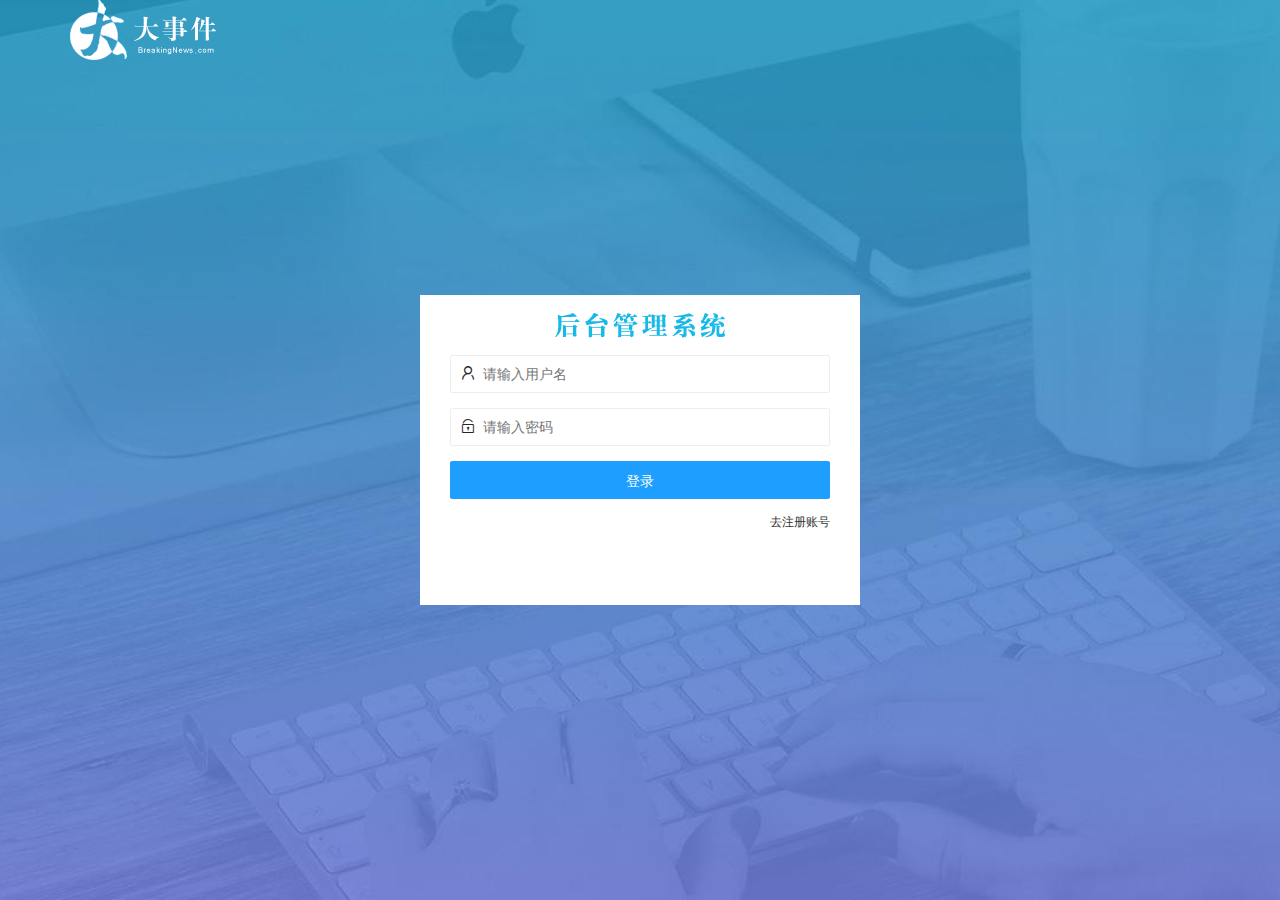
<file: login.html>
<!DOCTYPE html>
<html lang="en">

<head>
    <meta charset="UTF-8">
    <meta http-equiv="X-UA-Compatible" content="IE=edge">
    <meta name="viewport" content="width=device-width, initial-scale=1.0">
    <title>大事件-登录/注册</title>
    <!-- 导入layui样式文件 -->
    <link rel="stylesheet" href="./assets/lib/layui/css/layui.css">
    <link rel="stylesheet" href="./assets/css/login.css">
</head>

<body>
    <!-- 头部的logo区域 -->
    <div class="layui-main">
        <img src="./assets/images/logo.png" alt="" />
    </div>
    <!-- 登录注册区域 -->
    <div class="loginAndRegBox">
        <div class="title-box"></div>
        <!-- 登录的div -->
        <div class="login-box">
            <!-- 登录的表单 -->
            <form class="layui-form" id="form_login">
                <!-- 用户名 -->
                <div class="layui-form-item">
                    <i class="layui-icon layui-icon-username"></i>
                    <input type="text" name="username" required lay-verify="required" placeholder="请输入用户名"
                        autocomplete="off" class="layui-input">
                </div>
                <!-- 密码 -->
                <div class="layui-form-item">
                    <i class="layui-icon layui-icon-password"></i>
                    <input type="password" name="password" required lay-verify="required|pwd" placeholder="请输入密码"
                        autocomplete="off" class="layui-input">
                </div>
                <!-- 登录的按钮 -->
                <div class="layui-form-item">
                    <!-- 注意：表单提交按钮和普通按钮的区别，就是lay-submit属性 -->
                    <button class="layui-btn layui-btn layui-btn-fluid  layui-btn-normal" lay-submit
                        lay-filter="formDemo">登录</button>
                </div>
                <div class="layui-form-item links">
                    <a href="javascript:;" id="link_reg">去注册账号</a>
                </div>
            </form>
        </div>
        <!-- 注册的div -->
        <div class="reg-box">
            <!-- 注册的表单 -->
            <form class="layui-form" id="form_reg">
                <!-- 用户名 -->
                <div class="layui-form-item">
                    <i class="layui-icon layui-icon-username"></i>
                    <input type="text" name="username" required lay-verify="required" placeholder="请输入用户名"
                        autocomplete="off" class="layui-input">
                </div>
                <!-- 密码 -->
                <div class="layui-form-item">
                    <i class="layui-icon layui-icon-password"></i>
                    <input type="password" name="password" required lay-verify="required|pwd" placeholder="请输入密码"
                        autocomplete="off" class="layui-input">
                </div>
                <!-- 密码确认框 -->
                <div class="layui-form-item">
                    <i class="layui-icon layui-icon-password"></i>
                    <input type="password" name="repassword" required lay-verify="required|pwd|repwd"
                        placeholder="再次确认密码" autocomplete="off" class="layui-input">
                </div>
                <!-- 注册按钮 -->
                <div class="layui-form-item">
                    <!-- 注意：表单提交按钮和普通按钮的区别，就是lay-submit属性 -->
                    <button class="layui-btn layui-btn layui-btn-fluid  layui-btn-normal" lay-submit
                        lay-filter="formDemo">注册</button>
                </div>
                <div class="layui-form-item links">
                    <a href="javascript:;" id="link_login">去登录</a>
                </div>
            </form>
        </div>
    </div>

    <!-- 导入layui的js文件 -->
    <script src="./assets/lib/layui/layui.js"></script>
    <!-- 导入jQuery -->
    <script src="./assets/lib/jquery.min.js"></script>
    <!-- 导入自己封装的 baseAPI.js -->
    <script src="./assets/js/baseAPI.js"></script>
    <!-- 导入登录页面的js脚本 -->
    <script src="./assets/js/login.js"></script>
</body>

</html>
</file>
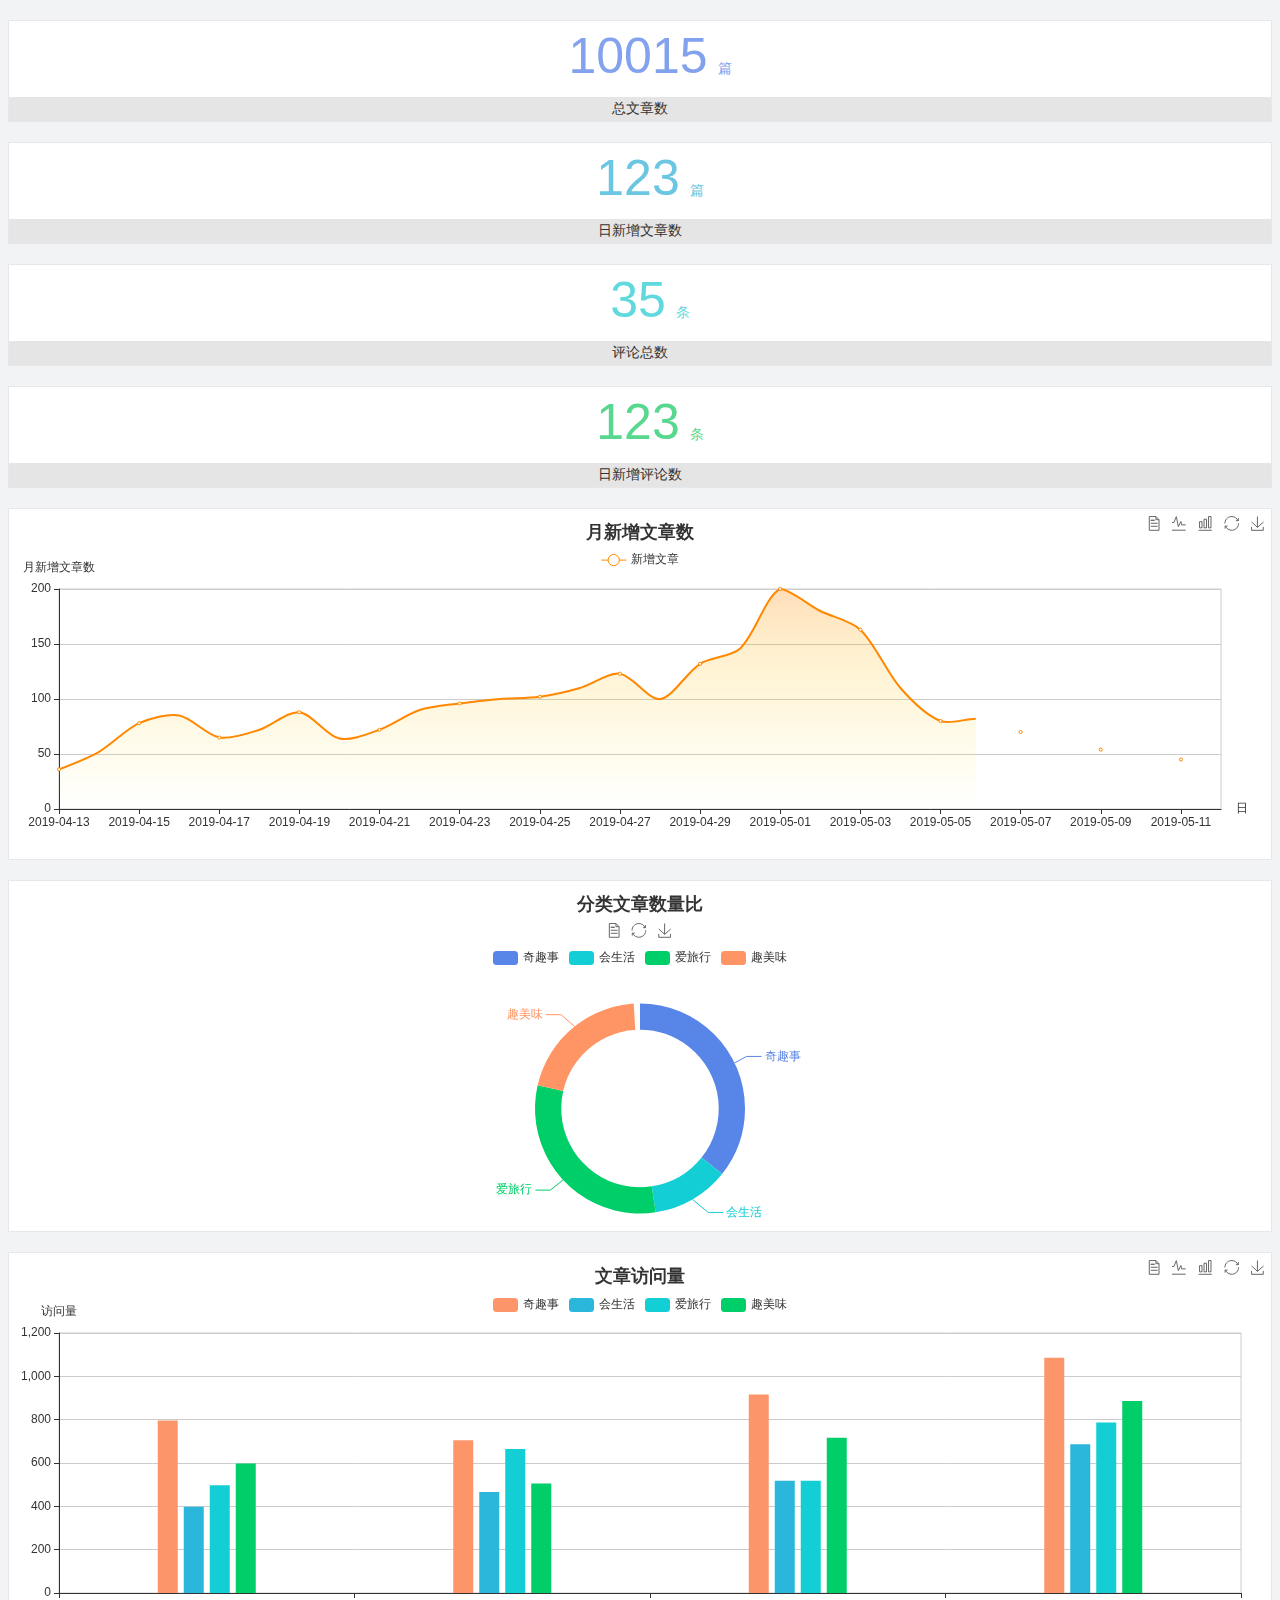
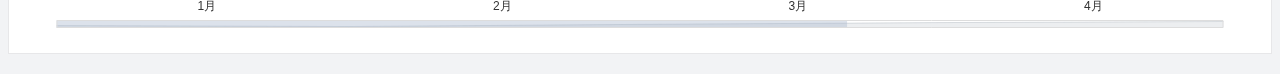
<file: home/dashboard.html>
<!DOCTYPE html>
<html lang="en">

<head>
  <meta charset="UTF-8">
  <meta name="viewport" content="width=device-width, initial-scale=1.0">
  <meta http-equiv="X-UA-Compatible" content="ie=edge">
  <title>图表统计</title>
  <link rel="stylesheet" href="../assets/lib/bootstrap.min.js" />
  <link rel="stylesheet" href="../assets/lib/main.css" />
  <script src="../assets/lib/jquery.min.js"></script>
  <script type="text/javascript" src="../assets/lib/echarts.min.js"></script>
</head>

<body>
  <div class="container-fluid">
    <div class="row spannel_list">
      <div class="col-sm-3 col-xs-6">
        <div class="spannel">
          <em>10015</em><span>篇</span>
          <b>总文章数</b>
        </div>
      </div>
      <div class="col-sm-3 col-xs-6">
        <div class="spannel scolor01">
          <em>123</em><span>篇</span>
          <b>日新增文章数</b>
        </div>
      </div>
      <div class="col-sm-3 col-xs-6">
        <div class="spannel scolor02">
          <em>35</em><span>条</span>
          <b>评论总数</b>
        </div>
      </div>
      <div class="col-sm-3 col-xs-6">
        <div class="spannel scolor03">
          <em>123</em><span>条</span>
          <b>日新增评论数</b>
        </div>
      </div>
    </div>
  </div>

  <div class="container-fluid">
    <div class="row curve-pie">
      <div class="col-lg-8 col-md-8">
        <div class="gragh_pannel" id="curve_show"></div>
      </div>
      <div class="col-lg-4 col-md-4">
        <div class="gragh_pannel" id="pie_show"></div>
      </div>
    </div>
  </div>

  <div class="container-fluid">
    <div class="column_pannel" id="column_show"></div>
  </div>

  <script>
    var oChart = echarts.init(document.getElementById('curve_show'));
    var aList_all = [{
        'count': 36,
        'date': '2019-04-13'
      },
      {
        'count': 52,
        'date': '2019-04-14'
      },
      {
        'count': 78,
        'date': '2019-04-15'
      },
      {
        'count': 85,
        'date': '2019-04-16'
      },
      {
        'count': 65,
        'date': '2019-04-17'
      },
      {
        'count': 72,
        'date': '2019-04-18'
      },
      {
        'count': 88,
        'date': '2019-04-19'
      },
      {
        'count': 64,
        'date': '2019-04-20'
      },
      {
        'count': 72,
        'date': '2019-04-21'
      },
      {
        'count': 90,
        'date': '2019-04-22'
      },
      {
        'count': 96,
        'date': '2019-04-23'
      },
      {
        'count': 100,
        'date': '2019-04-24'
      },
      {
        'count': 102,
        'date': '2019-04-25'
      },
      {
        'count': 110,
        'date': '2019-04-26'
      },
      {
        'count': 123,
        'date': '2019-04-27'
      },
      {
        'count': 100,
        'date': '2019-04-28'
      },
      {
        'count': 132,
        'date': '2019-04-29'
      },
      {
        'count': 146,
        'date': '2019-04-30'
      },
      {
        'count': 200,
        'date': '2019-05-01'
      },
      {
        'count': 180,
        'date': '2019-05-02'
      },
      {
        'count': 163,
        'date': '2019-05-03'
      },
      {
        'count': 110,
        'date': '2019-05-04'
      },
      {
        'count': 80,
        'date': '2019-05-05'
      },
      {
        'count': 82,
        'date': '2019-05-06'
      },
      {
        'count': 70,
        'date': '2019-05-07'
      },
      {
        'count': 65,
        'date': '2019-05-08'
      },
      {
        'count': 54,
        'date': '2019-05-09'
      },
      {
        'count': 40,
        'date': '2019-05-10'
      },
      {
        'count': 45,
        'date': '2019-05-11'
      },
      {
        'count': 38,
        'date': '2019-05-12'
      },
    ];

    let aCount = [];
    let aDate = [];

    for (var i = 0; i < aList_all.length; i++) {
      aCount.push(aList_all[i].count);
      aDate.push(aList_all[i].date);
    }

    var chartopt = {
      title: {
        text: '月新增文章数',
        left: 'center',
        top: '10'
      },
      tooltip: {
        trigger: 'axis'
      },
      legend: {
        data: ['新增文章'],
        top: '40'
      },
      toolbox: {
        show: true,
        feature: {
          mark: {
            show: true
          },
          dataView: {
            show: true,
            readOnly: false
          },
          magicType: {
            show: true,
            type: ['line', 'bar']
          },
          restore: {
            show: true
          },
          saveAsImage: {
            show: true
          }
        }
      },
      calculable: true,
      xAxis: [{
        name: '日',
        type: 'category',
        boundaryGap: false,
        data: aDate
      }],
      yAxis: [{
        name: '月新增文章数',
        type: 'value'
      }],
      series: [{
        name: '新增文章',
        type: 'line',
        smooth: true,
        itemStyle: {
          normal: {
            areaStyle: {
              type: 'default'
            },
            color: '#f80'
          },
          lineStyle: {
            color: '#f80'
          }
        },
        data: aCount
      }],
      areaStyle: {
        normal: {
          color: new echarts.graphic.LinearGradient(0, 0, 0, 1, [{
            offset: 0,
            color: 'rgba(255,136,0,0.39)'
          }, {
            offset: .34,
            color: 'rgba(255,180,0,0.25)'
          }, {
            offset: 1,
            color: 'rgba(255,222,0,0.00)'
          }])

        }
      },
      grid: {
        show: true,
        x: 50,
        x2: 50,
        y: 80,
        height: 220
      }
    };

    oChart.setOption(chartopt);


    var oPie = echarts.init(document.getElementById('pie_show'));
    var oPieopt = {
      title: {
        top: 10,
        text: '分类文章数量比',
        x: 'center'
      },
      tooltip: {
        trigger: 'item',
        formatter: "{a} <br/>{b} : {c} ({d}%)"
      },
      color: ['#5885e8', '#13cfd5', '#00ce68', '#ff9565'],
      legend: {
        x: 'center',
        top: 65,
        data: ['奇趣事', '会生活', '爱旅行', '趣美味']
      },
      toolbox: {
        show: true,
        x: 'center',
        top: 35,
        feature: {
          mark: {
            show: true
          },
          dataView: {
            show: true,
            readOnly: false
          },
          magicType: {
            show: true,
            type: ['pie', 'funnel'],
            option: {
              funnel: {
                x: '25%',
                width: '50%',
                funnelAlign: 'left',
                max: 1548
              }
            }
          },
          restore: {
            show: true
          },
          saveAsImage: {
            show: true
          }
        }
      },
      calculable: true,
      series: [{
        name: '访问来源',
        type: 'pie',
        radius: ['45%', '60%'],
        center: ['50%', '65%'],
        data: [{
            value: 300,
            name: '奇趣事'
          },
          {
            value: 100,
            name: '会生活'
          },
          {
            value: 260,
            name: '爱旅行'
          },
          {
            value: 180,
            name: '趣美味'
          }
        ]
      }]
    };
    oPie.setOption(oPieopt);



    var oColumn = this.echarts.init(document.getElementById('column_show'));
    var oColumnopt = {
      title: {
        text: '文章访问量',
        left: 'center',
        top: '10'
      },
      tooltip: {
        trigger: 'axis'
      },
      legend: {
        data: ['奇趣事', '会生活', '爱旅行', '趣美味'],
        top: '40'
      },
      toolbox: {
        show: true,
        feature: {
          mark: {
            show: true
          },
          dataView: {
            show: true,
            readOnly: false
          },
          magicType: {
            show: true,
            type: ['line', 'bar']
          },
          restore: {
            show: true
          },
          saveAsImage: {
            show: true
          }
        }
      },
      calculable: true,
      xAxis: [{
        type: 'category',
        data: ['1月', '2月', '3月', '4月', '5月']
      }],
      yAxis: [{
        name: '访问量',
        type: 'value'
      }],
      series: [{
          name: '奇趣事',
          type: 'bar',
          barWidth: 20,
          itemStyle: {
            normal: {
              areaStyle: {
                type: 'default'
              },
              color: '#fd956a'
            }
          },
          data: [800, 708, 920, 1090, 1200]
        },
        {
          name: '会生活',
          type: 'bar',
          barWidth: 20,
          itemStyle: {
            normal: {
              areaStyle: {
                type: 'default'
              },
              color: '#2bb6db'
            }
          },
          data: [400, 468, 520, 690, 800]
        },
        {
          name: '爱旅行',
          type: 'bar',
          barWidth: 20,
          itemStyle: {
            normal: {
              areaStyle: {
                type: 'default'
              },
              color: '#13cfd5'
            }
          },
          data: [500, 668, 520, 790, 900]
        },
        {
          name: '趣美味',
          type: 'bar',
          barWidth: 20,
          itemStyle: {
            normal: {
              areaStyle: {
                type: 'default'
              },
              color: '#00ce68'
            }
          },
          data: [600, 508, 720, 890, 1000]
        }
      ],
      grid: {
        show: true,
        x: 50,
        x2: 30,
        y: 80,
        height: 260
      },
      dataZoom: [ //给x轴设置滚动条
        {
          start: 0, //默认为0
          end: 100 - 1000 / 31, //默认为100
          type: 'slider',
          show: true,
          xAxisIndex: [0],
          handleSize: 0, //滑动条的 左右2个滑动条的大小
          height: 8, //组件高度
          left: 45, //左边的距离
          right: 50, //右边的距离
          bottom: 26, //右边的距离
          handleColor: '#ddd', //h滑动图标的颜色
          handleStyle: {
            borderColor: "#cacaca",
            borderWidth: "1",
            shadowBlur: 2,
            background: "#ddd",
            shadowColor: "#ddd",
          }
        }
      ]
    };
    oColumn.setOption(oColumnopt);
  </script>
</body>

</html>
</file>
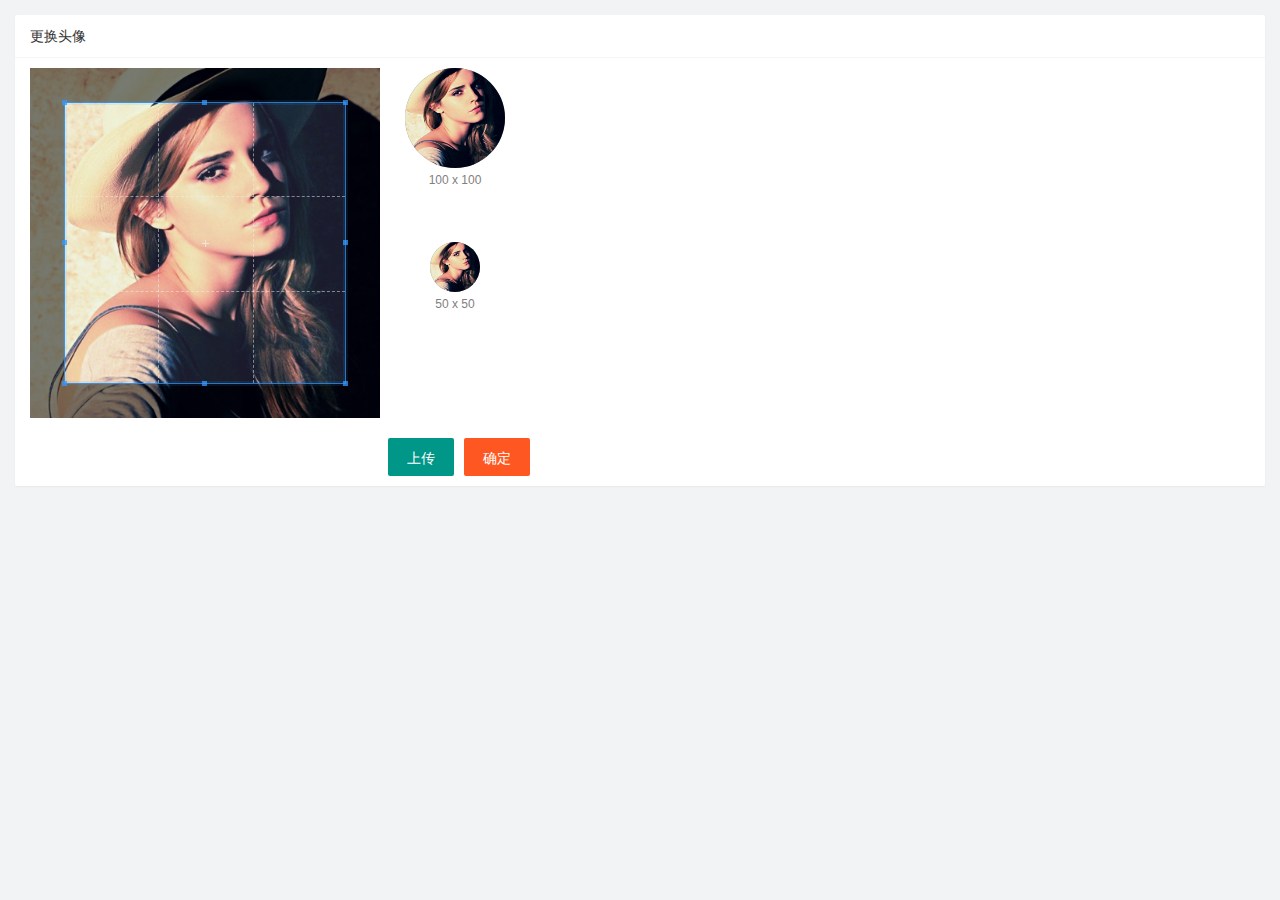
<file: user/user_avatar.html>
<!DOCTYPE html>
<html lang="en">

<head>
    <meta charset="UTF-8">
    <meta http-equiv="X-UA-Compatible" content="IE=edge">
    <meta name="viewport" content="width=device-width, initial-scale=1.0">
    <title>Document</title>
    <link rel="stylesheet" href="../assets/lib/layui/css/layui.css">
    <link rel="stylesheet" href="../assets/lib/cropper/cropper.css">
    <link rel="stylesheet" href="../assets/css/user/user_avatar.css">
</head>
<!-- 卡片区域 -->
<div class="layui-card">
    <div class="layui-card-header">更换头像</div>
    <div class="layui-card-body">
        <!-- 第一行的图片裁剪和预览区域 -->
        <div class="row1">
            <!-- 图片裁剪区域 -->
            <div class="cropper-box">
                <!-- 这个 img 标签很重要，将来会把它初始化为裁剪区域 -->
                <img id="image" src="../assets/images/SAMPLE.jpg" />
            </div>
            <!-- 图片的预览区域 -->
            <div class="preview-box">
                <div>
                    <!-- 宽高为 100px 的预览区域 -->
                    <div class="img-preview w100"></div>
                    <p class="size">100 x 100</p>
                </div>
                <div>
                    <!-- 宽高为 50px 的预览区域 -->
                    <div class="img-preview w50"></div>
                    <p class="size">50 x 50</p>
                </div>
            </div>
        </div>

        <!-- 第二行的按钮区域 -->
        <div class="row2">
            
            <!-- 通过 accept 属性，可以指定，允许用户选择什么类型的文件 -->
            <input type="file" id="file" accept="image/png,image/jpeg" />
            <button type="button" class="layui-btn" id="btnChooseImage">上传</button>
            <button type="button" class="layui-btn layui-btn-danger" id="btnUpload">确定</button>
        </div>
    </div>
</div>

</div>

<body>
    <script src="../assets/lib/layui/layui.js"></script>
    <script src="../assets/lib/jquery.min.js"></script>
    <script src="../assets/lib/cropper/Cropper.js"></script>
    <script src="../assets/lib/cropper/jquery-cropper.js"></script>
    <script src="../assets/js/baseAPI.js"></script>
    <script src="../assets/js/user/user_avatar.js"></script>
</body>

</html>
</file>
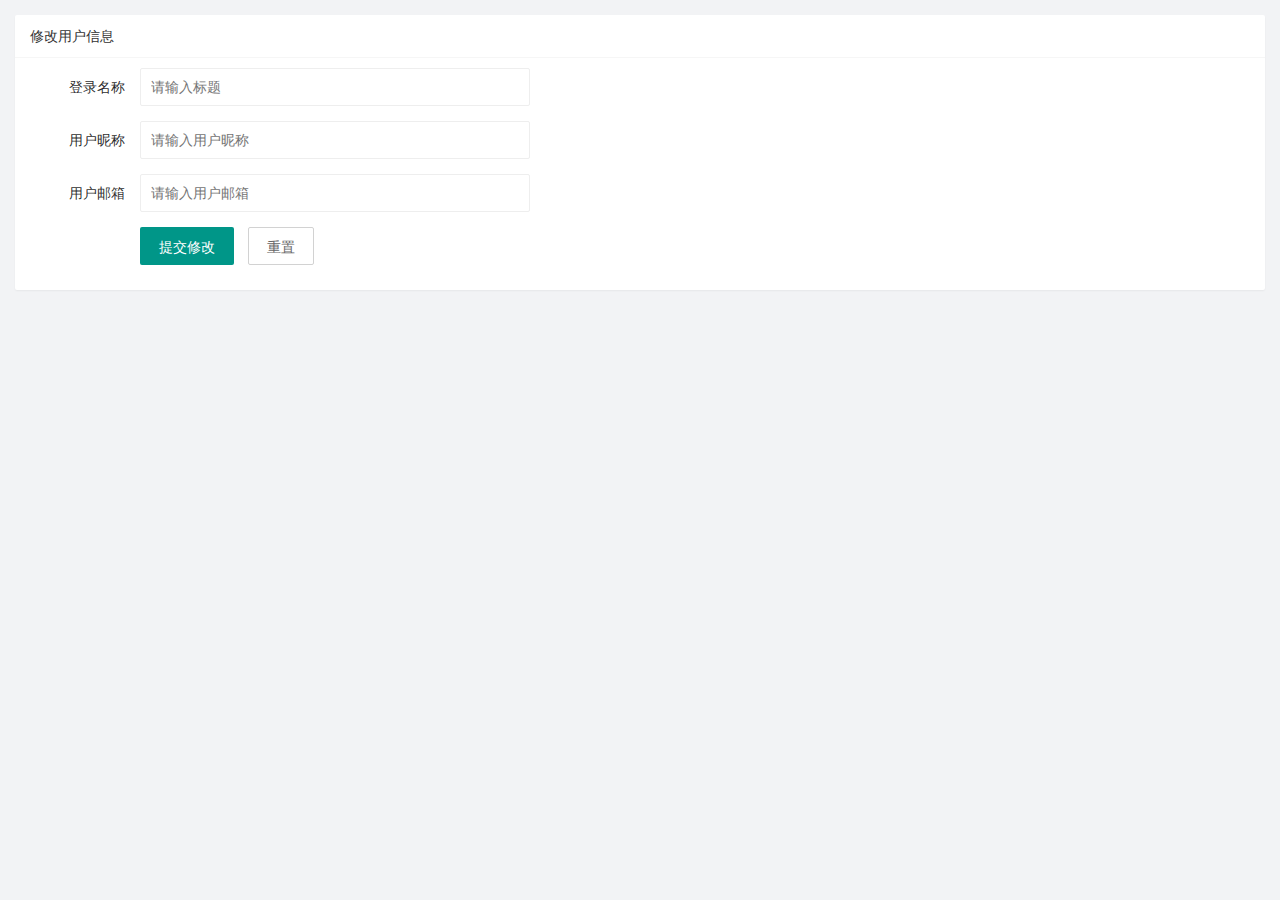
<file: user/user_info.html>
<!DOCTYPE html>
<html lang="en">

<head>
    <meta charset="UTF-8">
    <meta http-equiv="X-UA-Compatible" content="IE=edge">
    <meta name="viewport" content="width=device-width, initial-scale=1.0">
    <title>Document</title>
    <link rel="stylesheet" href="../assets/lib/layui/css/layui.css">
    <link rel="stylesheet" href="../assets/css/user/user_info.css">

</head>

<body>
    <!-- 卡片区域 -->
    <div class="layui-card">
        <div class="layui-card-header">修改用户信息</div>
        <div class="layui-card-body">
            <!-- form表单区域 -->
            <form class="layui-form" lay-filter='formUserInfo'>
                <!-- 这是隐藏域 -->
                <input type="hidden" name="id" value=""/>
                <div class="layui-form-item">
                    <label class="layui-form-label">登录名称</label>
                    <div class="layui-input-block">
                        <input type="text" name="username" required lay-verify="required" placeholder="请输入标题"
                            autocomplete="off" class="layui-input" readonly>
                    </div>
                </div>
                <div class="layui-form-item">
                    <label class="layui-form-label">用户昵称</label>
                    <div class="layui-input-block">
                        <input type="text" name="nickname" required lay-verify="required|nickname" placeholder="请输入用户昵称"
                            autocomplete="off" class="layui-input">
                    </div>
                </div>
                <div class="layui-form-item">
                    <label class="layui-form-label">用户邮箱</label>
                    <div class="layui-input-block">
                        <input type="text" name="email" required lay-verify="required|email" placeholder="请输入用户邮箱"
                            autocomplete="off" class="layui-input">
                    </div>
                </div>
                <div class="layui-form-item">
                    <div class="layui-input-block">
                        <button class="layui-btn" lay-submit lay-filter="formDemo">提交修改</button>
                        <button type="reset" class="layui-btn layui-btn-primary" id="btnReset" >重置</button>
                    </div>
                </div>
            </form>
        </div>
    </div>
    <script src="../assets/lib/layui/layui.js"></script>
    <script src="../assets/lib/jquery.min.js"></script>
    <script src="../assets/js/baseAPI.js"></script>
    <script src="../assets/js/user/user_info.js"></script>
</body>

</html>
</file>
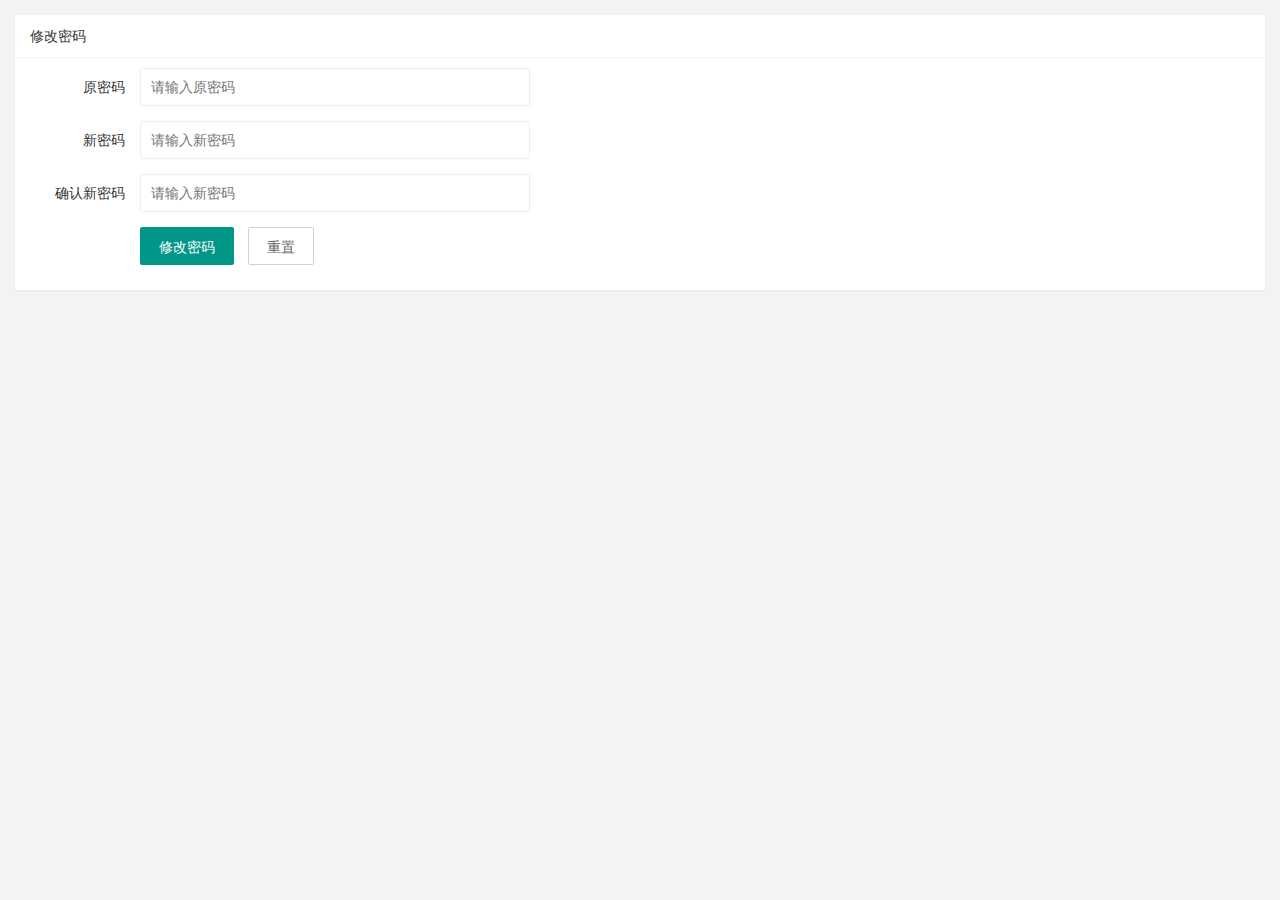
<file: user/user_pwd.html>
<!DOCTYPE html>
<html lang="en">

<head>
    <meta charset="UTF-8">
    <meta http-equiv="X-UA-Compatible" content="IE=edge">
    <meta name="viewport" content="width=device-width, initial-scale=1.0">
    <title>Document</title>
    <link rel="stylesheet" href="../assets/lib/layui/css/layui.css">
    <link rel="stylesheet" href="../assets/css/user/user_pwd.css">
</head>

<body>
    <!-- 卡片区域 -->
    <div class="layui-card">
        <div class="layui-card-header">修改密码</div>
        <div class="layui-card-body">
            <!-- form表单区域 -->
            <form class="layui-form" lay-filter='formUserInfo'>
                <div class="layui-form-item">
                    <label class="layui-form-label">原密码</label>
                    <div class="layui-input-block">
                        <input type="password" name="oldPwd" required lay-verify="required|pwd" placeholder="请输入原密码"
                            autocomplete="off" class="layui-input">
                    </div>
                </div>
                <div class="layui-form-item">
                    <label class="layui-form-label">新密码</label>
                    <div class="layui-input-block">
                        <input type="password" name="newPwd" required lay-verify="required|pwd|samePwd"
                            placeholder="请输入新密码" autocomplete="off" class="layui-input">
                    </div>
                </div>
                <div class="layui-form-item">
                    <label class="layui-form-label">确认新密码</label>
                    <div class="layui-input-block">
                        <input type="password" name="rePwd" required lay-verify="required|pwd|rePwd"
                            placeholder="请输入新密码" autocomplete="off" class="layui-input">
                    </div>
                </div>
                <div class="layui-form-item">
                    <div class="layui-input-block">
                        <button class="layui-btn" lay-submit lay-filter="formDemo">修改密码</button>
                        <button type="reset" class="layui-btn layui-btn-primary" >重置</button>
                    </div>
                </div>
            </form>
        </div>
    </div>
    <script src="../assets/lib/layui/layui.js"></script>
    <script src="../assets/lib/jquery.min.js"></script>
    <script src="../assets/js/baseAPI.js"></script>
    <script src="../assets/js/user/user_pwd.js"></script>
</body>

</html>
</file>
<file: assets/lib/layui/css/layui.css>
.layui-inline,img{display:inline-block;vertical-align:middle}h1,h2,h3,h4,h5,h6{font-weight:400}a,body{color:#333}.layui-edge,.layui-header,.layui-inline,.layui-main{position:relative}.layui-edge,hr{height:0;overflow:hidden}.layui-layout-body,.layui-side,.layui-side-scroll{overflow-x:hidden}.layui-edge,.layui-elip,hr{overflow:hidden}.layui-btn,.layui-edge,.layui-inline,img{vertical-align:middle}.layui-btn,.layui-disabled,.layui-icon,.layui-unselect{-moz-user-select:none;-webkit-user-select:none;-ms-user-select:none}blockquote,body,button,dd,div,dl,dt,form,h1,h2,h3,h4,h5,h6,input,li,ol,p,pre,td,textarea,th,ul{margin:0;padding:0;-webkit-tap-highlight-color:rgba(0,0,0,0)}a:active,a:hover{outline:0}img{border:none}li{list-style:none}table{border-collapse:collapse;border-spacing:0}h4,h5,h6{font-size:100%}button,input,optgroup,option,select,textarea{font-family:inherit;font-size:inherit;font-style:inherit;font-weight:inherit;outline:0}pre{white-space:pre-wrap;white-space:-moz-pre-wrap;white-space:-pre-wrap;white-space:-o-pre-wrap;word-wrap:break-word}body{line-height:1.6;color:rgba(0,0,0,.85);font:14px Helvetica Neue,Helvetica,PingFang SC,Tahoma,Arial,sans-serif}hr{line-height:0;margin:10px 0;padding:0;border:none!important;border-bottom:1px solid #eee!important;clear:both;background:0 0}a{text-decoration:none}a:hover{color:#777}a cite{font-style:normal;*cursor:pointer}.layui-border-box,.layui-border-box *{box-sizing:border-box}.layui-box,.layui-box *{box-sizing:content-box}.layui-clear{clear:both;*zoom:1}.layui-clear:after{content:'\20';clear:both;*zoom:1;display:block;height:0}.layui-inline{*display:inline;*zoom:1}.layui-btn,.layui-btn-group,.layui-edge{display:inline-block}.layui-edge{width:0;border-width:6px;border-style:dashed;border-color:transparent}.layui-edge-top{top:-4px;border-bottom-color:#999;border-bottom-style:solid}.layui-edge-right{border-left-color:#999;border-left-style:solid}.layui-edge-bottom{top:2px;border-top-color:#999;border-top-style:solid}.layui-edge-left{border-right-color:#999;border-right-style:solid}.layui-elip{text-overflow:ellipsis;white-space:nowrap}.layui-disabled,.layui-disabled:hover{color:#d2d2d2!important;cursor:not-allowed!important}.layui-circle{border-radius:100%}.layui-show{display:block!important}.layui-hide{display:none!important}.layui-show-v{visibility:visible!important}.layui-hide-v{visibility:hidden!important}@font-face{font-family:layui-icon;src:url(../font/iconfont.eot?v=256);src:url(../font/iconfont.eot?v=256#iefix) format('embedded-opentype'),url(../font/iconfont.woff2?v=256) format('woff2'),url(../font/iconfont.woff?v=256) format('woff'),url(../font/iconfont.ttf?v=256) format('truetype'),url(../font/iconfont.svg?v=256#layui-icon) format('svg')}.layui-icon{font-family:layui-icon!important;font-size:16px;font-style:normal;-webkit-font-smoothing:antialiased;-moz-osx-font-smoothing:grayscale}.layui-icon-reply-fill:before{content:"\e611"}.layui-icon-set-fill:before{content:"\e614"}.layui-icon-menu-fill:before{content:"\e60f"}.layui-icon-search:before{content:"\e615"}.layui-icon-share:before{content:"\e641"}.layui-icon-set-sm:before{content:"\e620"}.layui-icon-engine:before{content:"\e628"}.layui-icon-close:before{content:"\1006"}.layui-icon-close-fill:before{content:"\1007"}.layui-icon-chart-screen:before{content:"\e629"}.layui-icon-star:before{content:"\e600"}.layui-icon-circle-dot:before{content:"\e617"}.layui-icon-chat:before{content:"\e606"}.layui-icon-release:before{content:"\e609"}.layui-icon-list:before{content:"\e60a"}.layui-icon-chart:before{content:"\e62c"}.layui-icon-ok-circle:before{content:"\1005"}.layui-icon-layim-theme:before{content:"\e61b"}.layui-icon-table:before{content:"\e62d"}.layui-icon-right:before{content:"\e602"}.layui-icon-left:before{content:"\e603"}.layui-icon-cart-simple:before{content:"\e698"}.layui-icon-face-cry:before{content:"\e69c"}.layui-icon-face-smile:before{content:"\e6af"}.layui-icon-survey:before{content:"\e6b2"}.layui-icon-tree:before{content:"\e62e"}.layui-icon-ie:before{content:"\e7bb"}.layui-icon-upload-circle:before{content:"\e62f"}.layui-icon-add-circle:before{content:"\e61f"}.layui-icon-download-circle:before{content:"\e601"}.layui-icon-templeate-1:before{content:"\e630"}.layui-icon-util:before{content:"\e631"}.layui-icon-face-surprised:before{content:"\e664"}.layui-icon-edit:before{content:"\e642"}.layui-icon-speaker:before{content:"\e645"}.layui-icon-down:before{content:"\e61a"}.layui-icon-file:before{content:"\e621"}.layui-icon-layouts:before{content:"\e632"}.layui-icon-rate-half:before{content:"\e6c9"}.layui-icon-add-circle-fine:before{content:"\e608"}.layui-icon-prev-circle:before{content:"\e633"}.layui-icon-read:before{content:"\e705"}.layui-icon-404:before{content:"\e61c"}.layui-icon-carousel:before{content:"\e634"}.layui-icon-help:before{content:"\e607"}.layui-icon-code-circle:before{content:"\e635"}.layui-icon-windows:before{content:"\e67f"}.layui-icon-water:before{content:"\e636"}.layui-icon-username:before{content:"\e66f"}.layui-icon-find-fill:before{content:"\e670"}.layui-icon-about:before{content:"\e60b"}.layui-icon-location:before{content:"\e715"}.layui-icon-up:before{content:"\e619"}.layui-icon-pause:before{content:"\e651"}.layui-icon-date:before{content:"\e637"}.layui-icon-layim-uploadfile:before{content:"\e61d"}.layui-icon-delete:before{content:"\e640"}.layui-icon-play:before{content:"\e652"}.layui-icon-top:before{content:"\e604"}.layui-icon-firefox:before{content:"\e686"}.layui-icon-friends:before{content:"\e612"}.layui-icon-refresh-3:before{content:"\e9aa"}.layui-icon-ok:before{content:"\e605"}.layui-icon-layer:before{content:"\e638"}.layui-icon-face-smile-fine:before{content:"\e60c"}.layui-icon-dollar:before{content:"\e659"}.layui-icon-group:before{content:"\e613"}.layui-icon-layim-download:before{content:"\e61e"}.layui-icon-picture-fine:before{content:"\e60d"}.layui-icon-link:before{content:"\e64c"}.layui-icon-diamond:before{content:"\e735"}.layui-icon-log:before{content:"\e60e"}.layui-icon-key:before{content:"\e683"}.layui-icon-rate-solid:before{content:"\e67a"}.layui-icon-fonts-del:before{content:"\e64f"}.layui-icon-unlink:before{content:"\e64d"}.layui-icon-fonts-clear:before{content:"\e639"}.layui-icon-triangle-r:before{content:"\e623"}.layui-icon-circle:before{content:"\e63f"}.layui-icon-radio:before{content:"\e643"}.layui-icon-align-center:before{content:"\e647"}.layui-icon-align-right:before{content:"\e648"}.layui-icon-align-left:before{content:"\e649"}.layui-icon-loading-1:before{content:"\e63e"}.layui-icon-return:before{content:"\e65c"}.layui-icon-fonts-strong:before{content:"\e62b"}.layui-icon-upload:before{content:"\e67c"}.layui-icon-dialogue:before{content:"\e63a"}.layui-icon-video:before{content:"\e6ed"}.layui-icon-headset:before{content:"\e6fc"}.layui-icon-cellphone-fine:before{content:"\e63b"}.layui-icon-add-1:before{content:"\e654"}.layui-icon-face-smile-b:before{content:"\e650"}.layui-icon-fonts-html:before{content:"\e64b"}.layui-icon-screen-full:before{content:"\e622"}.layui-icon-form:before{content:"\e63c"}.layui-icon-cart:before{content:"\e657"}.layui-icon-camera-fill:before{content:"\e65d"}.layui-icon-tabs:before{content:"\e62a"}.layui-icon-heart-fill:before{content:"\e68f"}.layui-icon-fonts-code:before{content:"\e64e"}.layui-icon-ios:before{content:"\e680"}.layui-icon-at:before{content:"\e687"}.layui-icon-fire:before{content:"\e756"}.layui-icon-set:before{content:"\e716"}.layui-icon-fonts-u:before{content:"\e646"}.layui-icon-triangle-d:before{content:"\e625"}.layui-icon-tips:before{content:"\e702"}.layui-icon-picture:before{content:"\e64a"}.layui-icon-more-vertical:before{content:"\e671"}.layui-icon-bluetooth:before{content:"\e689"}.layui-icon-flag:before{content:"\e66c"}.layui-icon-loading:before{content:"\e63d"}.layui-icon-fonts-i:before{content:"\e644"}.layui-icon-refresh-1:before{content:"\e666"}.layui-icon-rmb:before{content:"\e65e"}.layui-icon-addition:before{content:"\e624"}.layui-icon-home:before{content:"\e68e"}.layui-icon-time:before{content:"\e68d"}.layui-icon-user:before{content:"\e770"}.layui-icon-notice:before{content:"\e667"}.layui-icon-chrome:before{content:"\e68a"}.layui-icon-edge:before{content:"\e68b"}.layui-icon-login-weibo:before{content:"\e675"}.layui-icon-voice:before{content:"\e688"}.layui-icon-upload-drag:before{content:"\e681"}.layui-icon-login-qq:before{content:"\e676"}.layui-icon-snowflake:before{content:"\e6b1"}.layui-icon-heart:before{content:"\e68c"}.layui-icon-logout:before{content:"\e682"}.layui-icon-file-b:before{content:"\e655"}.layui-icon-template:before{content:"\e663"}.layui-icon-transfer:before{content:"\e691"}.layui-icon-auz:before{content:"\e672"}.layui-icon-console:before{content:"\e665"}.layui-icon-app:before{content:"\e653"}.layui-icon-prev:before{content:"\e65a"}.layui-icon-website:before{content:"\e7ae"}.layui-icon-next:before{content:"\e65b"}.layui-icon-component:before{content:"\e857"}.layui-icon-android:before{content:"\e684"}.layui-icon-more:before{content:"\e65f"}.layui-icon-login-wechat:before{content:"\e677"}.layui-icon-shrink-right:before{content:"\e668"}.layui-icon-spread-left:before{content:"\e66b"}.layui-icon-camera:before{content:"\e660"}.layui-icon-note:before{content:"\e66e"}.layui-icon-refresh:before{content:"\e669"}.layui-icon-female:before{content:"\e661"}.layui-icon-male:before{content:"\e662"}.layui-icon-screen-restore:before{content:"\e758"}.layui-icon-password:before{content:"\e673"}.layui-icon-senior:before{content:"\e674"}.layui-icon-theme:before{content:"\e66a"}.layui-icon-tread:before{content:"\e6c5"}.layui-icon-praise:before{content:"\e6c6"}.layui-icon-star-fill:before{content:"\e658"}.layui-icon-rate:before{content:"\e67b"}.layui-icon-template-1:before{content:"\e656"}.layui-icon-vercode:before{content:"\e679"}.layui-icon-service:before{content:"\e626"}.layui-icon-cellphone:before{content:"\e678"}.layui-icon-print:before{content:"\e66d"}.layui-icon-cols:before{content:"\e610"}.layui-icon-wifi:before{content:"\e7e0"}.layui-icon-export:before{content:"\e67d"}.layui-icon-rss:before{content:"\e808"}.layui-icon-slider:before{content:"\e714"}.layui-icon-email:before{content:"\e618"}.layui-icon-subtraction:before{content:"\e67e"}.layui-icon-mike:before{content:"\e6dc"}.layui-icon-light:before{content:"\e748"}.layui-icon-gift:before{content:"\e627"}.layui-icon-mute:before{content:"\e685"}.layui-icon-reduce-circle:before{content:"\e616"}.layui-icon-music:before{content:"\e690"}.layui-main{width:1140px;margin:0 auto}.layui-header{z-index:1000;height:60px}.layui-header a:hover{transition:all .5s;-webkit-transition:all .5s}.layui-side{position:fixed;left:0;top:0;bottom:0;z-index:999;width:200px}.layui-side-scroll{position:relative;width:220px;height:100%}.layui-body{position:relative;left:200px;right:0;top:0;bottom:0;z-index:900;width:auto;box-sizing:border-box}.layui-layout-admin .layui-header{position:fixed;top:0;left:0;right:0;background-color:#23262E}.layui-layout-admin .layui-side{top:60px;width:200px;overflow-x:hidden}.layui-layout-admin .layui-body{position:absolute;top:60px;padding-bottom:44px}.layui-layout-admin .layui-main{width:auto;margin:0 15px}.layui-layout-admin .layui-footer{position:fixed;left:200px;right:0;bottom:0;z-index:990;height:44px;line-height:44px;padding:0 15px;box-shadow:-1px 0 4px rgb(0 0 0 / 12%);background-color:#FAFAFA}.layui-layout-admin .layui-logo{position:absolute;left:0;top:0;width:200px;height:100%;line-height:60px;text-align:center;color:#009688;font-size:16px;box-shadow:0 1px 2px 0 rgb(0 0 0 / 15%)}.layui-layout-admin .layui-header .layui-nav{background:0 0}.layui-layout-left{position:absolute!important;left:200px;top:0}.layui-layout-right{position:absolute!important;right:0;top:0}.layui-container{position:relative;margin:0 auto;padding:0 15px;box-sizing:border-box}.layui-fluid{position:relative;margin:0 auto;padding:0 15px}.layui-row:after,.layui-row:before{content:"";display:block;clear:both}.layui-col-lg1,.layui-col-lg10,.layui-col-lg11,.layui-col-lg12,.layui-col-lg2,.layui-col-lg3,.layui-col-lg4,.layui-col-lg5,.layui-col-lg6,.layui-col-lg7,.layui-col-lg8,.layui-col-lg9,.layui-col-md1,.layui-col-md10,.layui-col-md11,.layui-col-md12,.layui-col-md2,.layui-col-md3,.layui-col-md4,.layui-col-md5,.layui-col-md6,.layui-col-md7,.layui-col-md8,.layui-col-md9,.layui-col-sm1,.layui-col-sm10,.layui-col-sm11,.layui-col-sm12,.layui-col-sm2,.layui-col-sm3,.layui-col-sm4,.layui-col-sm5,.layui-col-sm6,.layui-col-sm7,.layui-col-sm8,.layui-col-sm9,.layui-col-xs1,.layui-col-xs10,.layui-col-xs11,.layui-col-xs12,.layui-col-xs2,.layui-col-xs3,.layui-col-xs4,.layui-col-xs5,.layui-col-xs6,.layui-col-xs7,.layui-col-xs8,.layui-col-xs9{position:relative;display:block;box-sizing:border-box}.layui-col-xs1,.layui-col-xs10,.layui-col-xs11,.layui-col-xs12,.layui-col-xs2,.layui-col-xs3,.layui-col-xs4,.layui-col-xs5,.layui-col-xs6,.layui-col-xs7,.layui-col-xs8,.layui-col-xs9{float:left}.layui-col-xs1{width:8.33333333%}.layui-col-xs2{width:16.66666667%}.layui-col-xs3{width:25%}.layui-col-xs4{width:33.33333333%}.layui-col-xs5{width:41.66666667%}.layui-col-xs6{width:50%}.layui-col-xs7{width:58.33333333%}.layui-col-xs8{width:66.66666667%}.layui-col-xs9{width:75%}.layui-col-xs10{width:83.33333333%}.layui-col-xs11{width:91.66666667%}.layui-col-xs12{width:100%}.layui-col-xs-offset1{margin-left:8.33333333%}.layui-col-xs-offset2{margin-left:16.66666667%}.layui-col-xs-offset3{margin-left:25%}.layui-col-xs-offset4{margin-left:33.33333333%}.layui-col-xs-offset5{margin-left:41.66666667%}.layui-col-xs-offset6{margin-left:50%}.layui-col-xs-offset7{margin-left:58.33333333%}.layui-col-xs-offset8{margin-left:66.66666667%}.layui-col-xs-offset9{margin-left:75%}.layui-col-xs-offset10{margin-left:83.33333333%}.layui-col-xs-offset11{margin-left:91.66666667%}.layui-col-xs-offset12{margin-left:100%}@media screen and (max-width:768px){.layui-hide-xs{display:none!important}.layui-show-xs-block{display:block!important}.layui-show-xs-inline{display:inline!important}.layui-show-xs-inline-block{display:inline-block!important}}@media screen and (min-width:768px){.layui-container{width:750px}.layui-hide-sm{display:none!important}.layui-show-sm-block{display:block!important}.layui-show-sm-inline{display:inline!important}.layui-show-sm-inline-block{display:inline-block!important}.layui-col-sm1,.layui-col-sm10,.layui-col-sm11,.layui-col-sm12,.layui-col-sm2,.layui-col-sm3,.layui-col-sm4,.layui-col-sm5,.layui-col-sm6,.layui-col-sm7,.layui-col-sm8,.layui-col-sm9{float:left}.layui-col-sm1{width:8.33333333%}.layui-col-sm2{width:16.66666667%}.layui-col-sm3{width:25%}.layui-col-sm4{width:33.33333333%}.layui-col-sm5{width:41.66666667%}.layui-col-sm6{width:50%}.layui-col-sm7{width:58.33333333%}.layui-col-sm8{width:66.66666667%}.layui-col-sm9{width:75%}.layui-col-sm10{width:83.33333333%}.layui-col-sm11{width:91.66666667%}.layui-col-sm12{width:100%}.layui-col-sm-offset1{margin-left:8.33333333%}.layui-col-sm-offset2{margin-left:16.66666667%}.layui-col-sm-offset3{margin-left:25%}.layui-col-sm-offset4{margin-left:33.33333333%}.layui-col-sm-offset5{margin-left:41.66666667%}.layui-col-sm-offset6{margin-left:50%}.layui-col-sm-offset7{margin-left:58.33333333%}.layui-col-sm-offset8{margin-left:66.66666667%}.layui-col-sm-offset9{margin-left:75%}.layui-col-sm-offset10{margin-left:83.33333333%}.layui-col-sm-offset11{margin-left:91.66666667%}.layui-col-sm-offset12{margin-left:100%}}@media screen and (min-width:992px){.layui-container{width:970px}.layui-hide-md{display:none!important}.layui-show-md-block{display:block!important}.layui-show-md-inline{display:inline!important}.layui-show-md-inline-block{display:inline-block!important}.layui-col-md1,.layui-col-md10,.layui-col-md11,.layui-col-md12,.layui-col-md2,.layui-col-md3,.layui-col-md4,.layui-col-md5,.layui-col-md6,.layui-col-md7,.layui-col-md8,.layui-col-md9{float:left}.layui-col-md1{width:8.33333333%}.layui-col-md2{width:16.66666667%}.layui-col-md3{width:25%}.layui-col-md4{width:33.33333333%}.layui-col-md5{width:41.66666667%}.layui-col-md6{width:50%}.layui-col-md7{width:58.33333333%}.layui-col-md8{width:66.66666667%}.layui-col-md9{width:75%}.layui-col-md10{width:83.33333333%}.layui-col-md11{width:91.66666667%}.layui-col-md12{width:100%}.layui-col-md-offset1{margin-left:8.33333333%}.layui-col-md-offset2{margin-left:16.66666667%}.layui-col-md-offset3{margin-left:25%}.layui-col-md-offset4{margin-left:33.33333333%}.layui-col-md-offset5{margin-left:41.66666667%}.layui-col-md-offset6{margin-left:50%}.layui-col-md-offset7{margin-left:58.33333333%}.layui-col-md-offset8{margin-left:66.66666667%}.layui-col-md-offset9{margin-left:75%}.layui-col-md-offset10{margin-left:83.33333333%}.layui-col-md-offset11{margin-left:91.66666667%}.layui-col-md-offset12{margin-left:100%}}@media screen and (min-width:1200px){.layui-container{width:1170px}.layui-hide-lg{display:none!important}.layui-show-lg-block{display:block!important}.layui-show-lg-inline{display:inline!important}.layui-show-lg-inline-block{display:inline-block!important}.layui-col-lg1,.layui-col-lg10,.layui-col-lg11,.layui-col-lg12,.layui-col-lg2,.layui-col-lg3,.layui-col-lg4,.layui-col-lg5,.layui-col-lg6,.layui-col-lg7,.layui-col-lg8,.layui-col-lg9{float:left}.layui-col-lg1{width:8.33333333%}.layui-col-lg2{width:16.66666667%}.layui-col-lg3{width:25%}.layui-col-lg4{width:33.33333333%}.layui-col-lg5{width:41.66666667%}.layui-col-lg6{width:50%}.layui-col-lg7{width:58.33333333%}.layui-col-lg8{width:66.66666667%}.layui-col-lg9{width:75%}.layui-col-lg10{width:83.33333333%}.layui-col-lg11{width:91.66666667%}.layui-col-lg12{width:100%}.layui-col-lg-offset1{margin-left:8.33333333%}.layui-col-lg-offset2{margin-left:16.66666667%}.layui-col-lg-offset3{margin-left:25%}.layui-col-lg-offset4{margin-left:33.33333333%}.layui-col-lg-offset5{margin-left:41.66666667%}.layui-col-lg-offset6{margin-left:50%}.layui-col-lg-offset7{margin-left:58.33333333%}.layui-col-lg-offset8{margin-left:66.66666667%}.layui-col-lg-offset9{margin-left:75%}.layui-col-lg-offset10{margin-left:83.33333333%}.layui-col-lg-offset11{margin-left:91.66666667%}.layui-col-lg-offset12{margin-left:100%}}.layui-col-space1{margin:-.5px}.layui-col-space1>*{padding:.5px}.layui-col-space2{margin:-1px}.layui-col-space2>*{padding:1px}.layui-col-space4{margin:-2px}.layui-col-space4>*{padding:2px}.layui-col-space5{margin:-2.5px}.layui-col-space5>*{padding:2.5px}.layui-col-space6{margin:-3px}.layui-col-space6>*{padding:3px}.layui-col-space8{margin:-4px}.layui-col-space8>*{padding:4px}.layui-col-space10{margin:-5px}.layui-col-space10>*{padding:5px}.layui-col-space12{margin:-6px}.layui-col-space12>*{padding:6px}.layui-col-space14{margin:-7px}.layui-col-space14>*{padding:7px}.layui-col-space15{margin:-7.5px}.layui-col-space15>*{padding:7.5px}.layui-col-space16{margin:-8px}.layui-col-space16>*{padding:8px}.layui-col-space18{margin:-9px}.layui-col-space18>*{padding:9px}.layui-col-space20{margin:-10px}.layui-col-space20>*{padding:10px}.layui-col-space22{margin:-11px}.layui-col-space22>*{padding:11px}.layui-col-space24{margin:-12px}.layui-col-space24>*{padding:12px}.layui-col-space25{margin:-12.5px}.layui-col-space25>*{padding:12.5px}.layui-col-space26{margin:-13px}.layui-col-space26>*{padding:13px}.layui-col-space28{margin:-14px}.layui-col-space28>*{padding:14px}.layui-col-space30{margin:-15px}.layui-col-space30>*{padding:15px}.layui-btn,.layui-input,.layui-select,.layui-textarea,.layui-upload-button{outline:0;-webkit-appearance:none;transition:all .3s;-webkit-transition:all .3s;box-sizing:border-box}.layui-elem-quote{margin-bottom:10px;padding:15px;line-height:1.6;border-left:5px solid #5FB878;border-radius:0 2px 2px 0;background-color:#FAFAFA}.layui-quote-nm{border-style:solid;border-width:1px 1px 1px 5px;background:0 0}.layui-elem-field{margin-bottom:10px;padding:0;border-width:1px;border-style:solid}.layui-elem-field legend{margin-left:20px;padding:0 10px;font-size:20px;font-weight:300}.layui-field-title{margin:10px 0 20px;border-width:1px 0 0}.layui-field-box{padding:15px}.layui-field-title .layui-field-box{padding:10px 0}.layui-progress{position:relative;height:6px;border-radius:20px;background-color:#eee}.layui-progress-bar{position:absolute;left:0;top:0;width:0;max-width:100%;height:6px;border-radius:20px;text-align:right;background-color:#5FB878;transition:all .3s;-webkit-transition:all .3s}.layui-progress-big,.layui-progress-big .layui-progress-bar{height:18px;line-height:18px}.layui-progress-text{position:relative;top:-20px;line-height:18px;font-size:12px;color:#666}.layui-progress-big .layui-progress-text{position:static;padding:0 10px;color:#fff}.layui-collapse{border-width:1px;border-style:solid;border-radius:2px}.layui-colla-content,.layui-colla-item{border-top-width:1px;border-top-style:solid}.layui-colla-item:first-child{border-top:none}.layui-colla-title{position:relative;height:42px;line-height:42px;padding:0 15px 0 35px;color:#333;background-color:#FAFAFA;cursor:pointer;font-size:14px;overflow:hidden}.layui-colla-content{display:none;padding:10px 15px;line-height:1.6;color:#666}.layui-colla-icon{position:absolute;left:15px;top:0;font-size:14px}.layui-card-body,.layui-card-header,.layui-form-label,.layui-form-mid,.layui-form-select,.layui-input-block,.layui-input-inline,.layui-panel,.layui-textarea{position:relative}.layui-card{margin-bottom:15px;border-radius:2px;background-color:#fff;box-shadow:0 1px 2px 0 rgba(0,0,0,.05)}.layui-form-select dl,.layui-panel{box-shadow:1px 1px 4px rgb(0 0 0 / 8%)}.layui-card:last-child{margin-bottom:0}.layui-card-header{height:42px;line-height:42px;padding:0 15px;border-bottom:1px solid #f6f6f6;color:#333;border-radius:2px 2px 0 0;font-size:14px}.layui-card-body{padding:10px 15px;line-height:24px}.layui-card-body[pad15]{padding:15px}.layui-card-body[pad20]{padding:20px}.layui-card-body .layui-table{margin:5px 0}.layui-card .layui-tab{margin:0}.layui-panel{border-width:1px;border-style:solid;border-radius:2px;background-color:#fff;color:#666}.layui-bg-black,.layui-bg-blue,.layui-bg-cyan,.layui-bg-green,.layui-bg-orange,.layui-bg-red{color:#fff!important}.layui-panel-window{position:relative;padding:15px;border-radius:0;border-top:5px solid #eee;background-color:#fff}.layui-border,.layui-border-black,.layui-border-blue,.layui-border-cyan,.layui-border-green,.layui-border-orange,.layui-border-red{border-width:1px;border-style:solid}.layui-auxiliar-moving{position:fixed;left:0;right:0;top:0;bottom:0;width:100%;height:100%;background:0 0;z-index:9999999999}.layui-bg-red{background-color:#FF5722!important}.layui-bg-orange{background-color:#FFB800!important}.layui-bg-green{background-color:#009688!important}.layui-bg-cyan{background-color:#2F4056!important}.layui-bg-blue{background-color:#1E9FFF!important}.layui-bg-black{background-color:#393D49!important}.layui-bg-gray{background-color:#FAFAFA!important;color:#666!important}.layui-badge-rim,.layui-border,.layui-colla-content,.layui-colla-item,.layui-collapse,.layui-elem-field,.layui-form-pane .layui-form-item[pane],.layui-form-pane .layui-form-label,.layui-input,.layui-layedit,.layui-layedit-tool,.layui-panel,.layui-quote-nm,.layui-select,.layui-tab-bar,.layui-tab-card,.layui-tab-title,.layui-tab-title .layui-this:after,.layui-textarea{border-color:#eee}.layui-border{color:#666!important}.layui-border-red{border-color:#FF5722!important;color:#FF5722!important}.layui-border-orange{border-color:#FFB800!important;color:#FFB800!important}.layui-border-green{border-color:#009688!important;color:#009688!important}.layui-border-cyan{border-color:#2F4056!important;color:#2F4056!important}.layui-border-blue{border-color:#1E9FFF!important;color:#1E9FFF!important}.layui-border-black{border-color:#393D49!important;color:#393D49!important}.layui-timeline-item:before{background-color:#eee}.layui-text{line-height:1.6;font-size:14px;color:#666}.layui-text h1,.layui-text h2,.layui-text h3{font-weight:500;color:#333}.layui-text h1{font-size:30px}.layui-text h2{font-size:24px}.layui-text h3{font-size:18px}.layui-text a:not(.layui-btn){color:#01AAED}.layui-text a:not(.layui-btn):hover{text-decoration:underline}.layui-text ul{padding:5px 0 5px 15px}.layui-text ul li{margin-top:5px;list-style-type:disc}.layui-text em,.layui-word-aux{color:#999!important;padding-left:5px!important;padding-right:5px!important}.layui-text p{margin:10px 0}.layui-text p:first-child{margin-top:0}.layui-font-12{font-size:12px!important}.layui-font-14{font-size:14px!important}.layui-font-16{font-size:16px!important}.layui-font-18{font-size:18px!important}.layui-font-20{font-size:20px!important}.layui-font-red{color:#FF5722!important}.layui-font-orange{color:#FFB800!important}.layui-font-green{color:#009688!important}.layui-font-cyan{color:#2F4056!important}.layui-font-blue{color:#01AAED!important}.layui-font-black{color:#000!important}.layui-font-gray{color:#c2c2c2!important}.layui-btn{height:38px;line-height:38px;border:1px solid transparent;padding:0 18px;background-color:#009688;color:#fff;white-space:nowrap;text-align:center;font-size:14px;border-radius:2px;cursor:pointer}.layui-btn:hover{opacity:.8;filter:alpha(opacity=80);color:#fff}.layui-btn:active{opacity:1;filter:alpha(opacity=100)}.layui-btn+.layui-btn{margin-left:10px}.layui-btn-container{font-size:0}.layui-btn-container .layui-btn{margin-right:10px;margin-bottom:10px}.layui-btn-container .layui-btn+.layui-btn{margin-left:0}.layui-table .layui-btn-container .layui-btn{margin-bottom:9px}.layui-btn-radius{border-radius:100px}.layui-btn .layui-icon{padding:0 2px;vertical-align:middle\9;vertical-align:bottom}.layui-btn-primary{border-color:#d2d2d2;background:0 0;color:#666}.layui-btn-primary:hover{border-color:#009688;color:#333}.layui-btn-normal{background-color:#1E9FFF}.layui-btn-warm{background-color:#FFB800}.layui-btn-danger{background-color:#FF5722}.layui-btn-checked{background-color:#5FB878}.layui-btn-disabled,.layui-btn-disabled:active,.layui-btn-disabled:hover{border-color:#eee!important;background-color:#FBFBFB!important;color:#d2d2d2!important;cursor:not-allowed!important;opacity:1}.layui-btn-lg{height:44px;line-height:44px;padding:0 25px;font-size:16px}.layui-btn-sm{height:30px;line-height:30px;padding:0 10px;font-size:12px}.layui-btn-xs{height:22px;line-height:22px;padding:0 5px;font-size:12px}.layui-btn-xs i{font-size:12px!important}.layui-btn-group{vertical-align:middle;font-size:0}.layui-btn-group .layui-btn{margin-left:0!important;margin-right:0!important;border-left:1px solid rgba(255,255,255,.5);border-radius:0}.layui-btn-group .layui-btn-primary{border-left:none}.layui-btn-group .layui-btn-primary:hover{border-color:#d2d2d2;color:#009688}.layui-btn-group .layui-btn:first-child{border-left:none;border-radius:2px 0 0 2px}.layui-btn-group .layui-btn-primary:first-child{border-left:1px solid #d2d2d2}.layui-btn-group .layui-btn:last-child{border-radius:0 2px 2px 0}.layui-btn-group .layui-btn+.layui-btn{margin-left:0}.layui-btn-group+.layui-btn-group{margin-left:10px}.layui-btn-fluid{width:100%}.layui-input,.layui-select,.layui-textarea{height:38px;line-height:1.3;line-height:38px\9;border-width:1px;border-style:solid;background-color:#fff;color:rgba(0,0,0,.85);border-radius:2px}.layui-input::-webkit-input-placeholder,.layui-select::-webkit-input-placeholder,.layui-textarea::-webkit-input-placeholder{line-height:1.3}.layui-input,.layui-textarea{display:block;width:100%;padding-left:10px}.layui-input:hover,.layui-textarea:hover{border-color:#eee!important}.layui-input:focus,.layui-textarea:focus{border-color:#d2d2d2!important}.layui-textarea{min-height:100px;height:auto;line-height:20px;padding:6px 10px;resize:vertical}.layui-select{padding:0 10px}.layui-form input[type=checkbox],.layui-form input[type=radio],.layui-form select{display:none}.layui-form [lay-ignore]{display:initial}.layui-form-item{margin-bottom:15px;clear:both;*zoom:1}.layui-form-item:after{content:'\20';clear:both;*zoom:1;display:block;height:0}.layui-form-label{float:left;display:block;padding:9px 15px;width:80px;font-weight:400;line-height:20px;text-align:right}.layui-form-label-col{display:block;float:none;padding:9px 0;line-height:20px;text-align:left}.layui-form-item .layui-inline{margin-bottom:5px;margin-right:10px}.layui-input-block{margin-left:110px;min-height:36px}.layui-input-inline{display:inline-block;vertical-align:middle}.layui-form-item .layui-input-inline{float:left;width:190px;margin-right:10px}.layui-form-text .layui-input-inline{width:auto}.layui-form-mid{float:left;display:block;padding:9px 0!important;line-height:20px;margin-right:10px}.layui-form-danger+.layui-form-select .layui-input,.layui-form-danger:focus{border-color:#FF5722!important}.layui-form-select .layui-input{padding-right:30px;cursor:pointer}.layui-form-select .layui-edge{position:absolute;right:10px;top:50%;margin-top:-3px;cursor:pointer;border-width:6px;border-top-color:#c2c2c2;border-top-style:solid;transition:all .3s;-webkit-transition:all .3s}.layui-form-select dl{display:none;position:absolute;left:0;top:42px;padding:5px 0;z-index:899;min-width:100%;border:1px solid #eee;max-height:300px;overflow-y:auto;background-color:#fff;border-radius:2px;box-sizing:border-box}.layui-form-select dl dd,.layui-form-select dl dt{padding:0 10px;line-height:36px;white-space:nowrap;overflow:hidden;text-overflow:ellipsis}.layui-form-select dl dt{font-size:12px;color:#999}.layui-form-select dl dd{cursor:pointer}.layui-form-select dl dd:hover{background-color:#F6F6F6;-webkit-transition:.5s all;transition:.5s all}.layui-form-select .layui-select-group dd{padding-left:20px}.layui-form-select dl dd.layui-select-tips{padding-left:10px!important;color:#999}.layui-form-select dl dd.layui-this{background-color:#5FB878;color:#fff}.layui-form-checkbox,.layui-form-select dl dd.layui-disabled{background-color:#fff}.layui-form-selected dl{display:block}.layui-form-checkbox,.layui-form-checkbox *,.layui-form-switch{display:inline-block;vertical-align:middle}.layui-form-selected .layui-edge{margin-top:-9px;-webkit-transform:rotate(180deg);transform:rotate(180deg);margin-top:-3px\9}:root .layui-form-selected .layui-edge{margin-top:-9px\0/IE9}.layui-form-selectup dl{top:auto;bottom:42px}.layui-select-none{margin:5px 0;text-align:center;color:#999}.layui-select-disabled .layui-disabled{border-color:#eee!important}.layui-select-disabled .layui-edge{border-top-color:#d2d2d2}.layui-form-checkbox{position:relative;height:30px;line-height:30px;margin-right:10px;padding-right:30px;cursor:pointer;font-size:0;-webkit-transition:.1s linear;transition:.1s linear;box-sizing:border-box}.layui-form-checkbox span{padding:0 10px;height:100%;font-size:14px;border-radius:2px 0 0 2px;background-color:#d2d2d2;color:#fff;overflow:hidden;white-space:nowrap;text-overflow:ellipsis}.layui-form-checkbox:hover span{background-color:#c2c2c2}.layui-form-checkbox i{position:absolute;right:0;top:0;width:30px;height:28px;border:1px solid #d2d2d2;border-left:none;border-radius:0 2px 2px 0;color:#fff;font-size:20px;text-align:center}.layui-form-checkbox:hover i{border-color:#c2c2c2;color:#c2c2c2}.layui-form-checked,.layui-form-checked:hover{border-color:#5FB878}.layui-form-checked span,.layui-form-checked:hover span{background-color:#5FB878}.layui-form-checked i,.layui-form-checked:hover i{color:#5FB878}.layui-form-item .layui-form-checkbox{margin-top:4px}.layui-form-checkbox[lay-skin=primary]{height:auto!important;line-height:normal!important;min-width:18px;min-height:18px;border:none!important;margin-right:0;padding-left:28px;padding-right:0;background:0 0}.layui-form-checkbox[lay-skin=primary] span{padding-left:0;padding-right:15px;line-height:18px;background:0 0;color:#666}.layui-form-checkbox[lay-skin=primary] i{right:auto;left:0;width:16px;height:16px;line-height:16px;border:1px solid #d2d2d2;font-size:12px;border-radius:2px;background-color:#fff;-webkit-transition:.1s linear;transition:.1s linear}.layui-form-checkbox[lay-skin=primary]:hover i{border-color:#5FB878;color:#fff}.layui-form-checked[lay-skin=primary] i{border-color:#5FB878!important;background-color:#5FB878;color:#fff}.layui-checkbox-disabled[lay-skin=primary] span{background:0 0!important;color:#c2c2c2!important}.layui-checkbox-disabled[lay-skin=primary]:hover i{border-color:#d2d2d2}.layui-form-item .layui-form-checkbox[lay-skin=primary]{margin-top:10px}.layui-form-switch{position:relative;height:22px;line-height:22px;min-width:35px;padding:0 5px;margin-top:8px;border:1px solid #d2d2d2;border-radius:20px;cursor:pointer;background-color:#fff;-webkit-transition:.1s linear;transition:.1s linear}.layui-form-switch i{position:absolute;left:5px;top:3px;width:16px;height:16px;border-radius:20px;background-color:#d2d2d2;-webkit-transition:.1s linear;transition:.1s linear}.layui-form-switch em{position:relative;top:0;width:25px;margin-left:21px;padding:0!important;text-align:center!important;color:#999!important;font-style:normal!important;font-size:12px}.layui-form-onswitch{border-color:#5FB878;background-color:#5FB878}.layui-checkbox-disabled,.layui-checkbox-disabled i{border-color:#eee!important}.layui-form-onswitch i{left:100%;margin-left:-21px;background-color:#fff}.layui-form-onswitch em{margin-left:5px;margin-right:21px;color:#fff!important}.layui-checkbox-disabled span{background-color:#eee!important}.layui-checkbox-disabled em{color:#d2d2d2!important}.layui-checkbox-disabled:hover i{color:#fff!important}[lay-radio]{display:none}.layui-form-radio,.layui-form-radio *{display:inline-block;vertical-align:middle}.layui-form-radio{line-height:28px;margin:6px 10px 0 0;padding-right:10px;cursor:pointer;font-size:0}.layui-form-radio *{font-size:14px}.layui-form-radio>i{margin-right:8px;font-size:22px;color:#c2c2c2}.layui-form-radio:hover *,.layui-form-radioed,.layui-form-radioed>i{color:#5FB878}.layui-radio-disabled>i{color:#eee!important}.layui-radio-disabled *{color:#c2c2c2!important}.layui-form-pane .layui-form-label{width:110px;padding:8px 15px;height:38px;line-height:20px;border-width:1px;border-style:solid;border-radius:2px 0 0 2px;text-align:center;background-color:#FAFAFA;overflow:hidden;white-space:nowrap;text-overflow:ellipsis;box-sizing:border-box}.layui-form-pane .layui-input-inline{margin-left:-1px}.layui-form-pane .layui-input-block{margin-left:110px;left:-1px}.layui-form-pane .layui-input{border-radius:0 2px 2px 0}.layui-form-pane .layui-form-text .layui-form-label{float:none;width:100%;border-radius:2px;box-sizing:border-box;text-align:left}.layui-form-pane .layui-form-text .layui-input-inline{display:block;margin:0;top:-1px;clear:both}.layui-form-pane .layui-form-text .layui-input-block{margin:0;left:0;top:-1px}.layui-form-pane .layui-form-text .layui-textarea{min-height:100px;border-radius:0 0 2px 2px}.layui-form-pane .layui-form-checkbox{margin:4px 0 4px 10px}.layui-form-pane .layui-form-radio,.layui-form-pane .layui-form-switch{margin-top:6px;margin-left:10px}.layui-form-pane .layui-form-item[pane]{position:relative;border-width:1px;border-style:solid}.layui-form-pane .layui-form-item[pane] .layui-form-label{position:absolute;left:0;top:0;height:100%;border-width:0 1px 0 0}.layui-form-pane .layui-form-item[pane] .layui-input-inline{margin-left:110px}@media screen and (max-width:450px){.layui-form-item .layui-form-label{text-overflow:ellipsis;overflow:hidden;white-space:nowrap}.layui-form-item .layui-inline{display:block;margin-right:0;margin-bottom:20px;clear:both}.layui-form-item .layui-inline:after{content:'\20';clear:both;display:block;height:0}.layui-form-item .layui-input-inline{display:block;float:none;left:-3px;width:auto!important;margin:0 0 10px 112px}.layui-form-item .layui-input-inline+.layui-form-mid{margin-left:110px;top:-5px;padding:0}.layui-form-item .layui-form-checkbox{margin-right:5px;margin-bottom:5px}}.layui-layedit{border-width:1px;border-style:solid;border-radius:2px}.layui-layedit-tool{padding:3px 5px;border-bottom-width:1px;border-bottom-style:solid;font-size:0}.layedit-tool-fixed{position:fixed;top:0;border-top:1px solid #eee}.layui-layedit-tool .layedit-tool-mid,.layui-layedit-tool .layui-icon{display:inline-block;vertical-align:middle;text-align:center;font-size:14px}.layui-layedit-tool .layui-icon{position:relative;width:32px;height:30px;line-height:30px;margin:3px 5px;color:#777;cursor:pointer;border-radius:2px}.layui-layedit-tool .layui-icon:hover{color:#393D49}.layui-layedit-tool .layui-icon:active{color:#000}.layui-layedit-tool .layedit-tool-active{background-color:#eee;color:#000}.layui-layedit-tool .layui-disabled,.layui-layedit-tool .layui-disabled:hover{color:#d2d2d2;cursor:not-allowed}.layui-layedit-tool .layedit-tool-mid{width:1px;height:18px;margin:0 10px;background-color:#d2d2d2}.layedit-tool-html{width:50px!important;font-size:30px!important}.layedit-tool-b,.layedit-tool-code,.layedit-tool-help{font-size:16px!important}.layedit-tool-d,.layedit-tool-face,.layedit-tool-image,.layedit-tool-unlink{font-size:18px!important}.layedit-tool-image input{position:absolute;font-size:0;left:0;top:0;width:100%;height:100%;opacity:.01;filter:Alpha(opacity=1);cursor:pointer}.layui-layedit-iframe iframe{display:block;width:100%}#LAY_layedit_code{overflow:hidden}.layui-laypage{display:inline-block;*display:inline;*zoom:1;vertical-align:middle;margin:10px 0;font-size:0}.layui-laypage>a:first-child,.layui-laypage>a:first-child em{border-radius:2px 0 0 2px}.layui-laypage>a:last-child,.layui-laypage>a:last-child em{border-radius:0 2px 2px 0}.layui-laypage>:first-child{margin-left:0!important}.layui-laypage>:last-child{margin-right:0!important}.layui-laypage a,.layui-laypage button,.layui-laypage input,.layui-laypage select,.layui-laypage span{border:1px solid #eee}.layui-laypage a,.layui-laypage span{display:inline-block;*display:inline;*zoom:1;vertical-align:middle;padding:0 15px;height:28px;line-height:28px;margin:0 -1px 5px 0;background-color:#fff;color:#333;font-size:12px}.layui-flow-more a *,.layui-laypage input,.layui-table-view select[lay-ignore]{display:inline-block}.layui-laypage a:hover{color:#009688}.layui-laypage em{font-style:normal}.layui-laypage .layui-laypage-spr{color:#999;font-weight:700}.layui-laypage a{text-decoration:none}.layui-laypage .layui-laypage-curr{position:relative}.layui-laypage .layui-laypage-curr em{position:relative;color:#fff}.layui-laypage .layui-laypage-curr .layui-laypage-em{position:absolute;left:-1px;top:-1px;padding:1px;width:100%;height:100%;background-color:#009688}.layui-laypage-em{border-radius:2px}.layui-laypage-next em,.layui-laypage-prev em{font-family:Sim sun;font-size:16px}.layui-laypage .layui-laypage-count,.layui-laypage .layui-laypage-limits,.layui-laypage .layui-laypage-refresh,.layui-laypage .layui-laypage-skip{margin-left:10px;margin-right:10px;padding:0;border:none}.layui-laypage .layui-laypage-limits,.layui-laypage .layui-laypage-refresh{vertical-align:top}.layui-laypage .layui-laypage-refresh i{font-size:18px;cursor:pointer}.layui-laypage select{height:22px;padding:3px;border-radius:2px;cursor:pointer}.layui-laypage .layui-laypage-skip{height:30px;line-height:30px;color:#999}.layui-laypage button,.layui-laypage input{height:30px;line-height:30px;border-radius:2px;vertical-align:top;background-color:#fff;box-sizing:border-box}.layui-laypage input{width:40px;margin:0 10px;padding:0 3px;text-align:center}.layui-laypage input:focus,.layui-laypage select:focus{border-color:#009688!important}.layui-laypage button{margin-left:10px;padding:0 10px;cursor:pointer}.layui-table,.layui-table-view{margin:10px 0}.layui-flow-more{margin:10px 0;text-align:center;color:#999;font-size:14px}.layui-flow-more a{height:32px;line-height:32px}.layui-flow-more a *{vertical-align:top}.layui-flow-more a cite{padding:0 20px;border-radius:3px;background-color:#eee;color:#333;font-style:normal}.layui-flow-more a cite:hover{opacity:.8}.layui-flow-more a i{font-size:30px;color:#737383}.layui-table{width:100%;background-color:#fff;color:#666}.layui-table tr{transition:all .3s;-webkit-transition:all .3s}.layui-table th{text-align:left;font-weight:400}.layui-table tbody tr:hover,.layui-table thead tr,.layui-table-click,.layui-table-header,.layui-table-hover,.layui-table-mend,.layui-table-patch,.layui-table-tool,.layui-table-total,.layui-table-total tr,.layui-table[lay-even] tr:nth-child(even){background-color:#FAFAFA}.layui-table td,.layui-table th,.layui-table-col-set,.layui-table-fixed-r,.layui-table-grid-down,.layui-table-header,.layui-table-page,.layui-table-tips-main,.layui-table-tool,.layui-table-total,.layui-table-view,.layui-table[lay-skin=line],.layui-table[lay-skin=row]{border-width:1px;border-style:solid;border-color:#eee}.layui-table td,.layui-table th{position:relative;padding:9px 15px;min-height:20px;line-height:20px;font-size:14px}.layui-table[lay-skin=line] td,.layui-table[lay-skin=line] th{border-width:0 0 1px}.layui-table[lay-skin=row] td,.layui-table[lay-skin=row] th{border-width:0 1px 0 0}.layui-table[lay-skin=nob] td,.layui-table[lay-skin=nob] th{border:none}.layui-table img{max-width:100px}.layui-table[lay-size=lg] td,.layui-table[lay-size=lg] th{padding:15px 30px}.layui-table-view .layui-table[lay-size=lg] .layui-table-cell{height:40px;line-height:40px}.layui-table[lay-size=sm] td,.layui-table[lay-size=sm] th{font-size:12px;padding:5px 10px}.layui-table-view .layui-table[lay-size=sm] .layui-table-cell{height:20px;line-height:20px}.layui-table[lay-data]{display:none}.layui-table-box{position:relative;overflow:hidden}.layui-table-view .layui-table{position:relative;width:auto;margin:0}.layui-table-view .layui-table[lay-skin=line]{border-width:0 1px 0 0}.layui-table-view .layui-table[lay-skin=row]{border-width:0 0 1px}.layui-table-view .layui-table td,.layui-table-view .layui-table th{padding:5px 0;border-top:none;border-left:none}.layui-table-view .layui-table th.layui-unselect .layui-table-cell span{cursor:pointer}.layui-table-view .layui-table td{cursor:default}.layui-table-view .layui-table td[data-edit=text]{cursor:text}.layui-table-view .layui-form-checkbox[lay-skin=primary] i{width:18px;height:18px}.layui-table-view .layui-form-radio{line-height:0;padding:0}.layui-table-view .layui-form-radio>i{margin:0;font-size:20px}.layui-table-init{position:absolute;left:0;top:0;width:100%;height:100%;text-align:center;z-index:110}.layui-table-init .layui-icon{position:absolute;left:50%;top:50%;margin:-15px 0 0 -15px;font-size:30px;color:#c2c2c2}.layui-table-header{border-width:0 0 1px;overflow:hidden}.layui-table-header .layui-table{margin-bottom:-1px}.layui-table-tool .layui-inline[lay-event]{position:relative;width:26px;height:26px;padding:5px;line-height:16px;margin-right:10px;text-align:center;color:#333;border:1px solid #ccc;cursor:pointer;-webkit-transition:.5s all;transition:.5s all}.layui-table-tool .layui-inline[lay-event]:hover{border:1px solid #999}.layui-table-tool-temp{padding-right:120px}.layui-table-tool-self{position:absolute;right:17px;top:10px}.layui-table-tool .layui-table-tool-self .layui-inline[lay-event]{margin:0 0 0 10px}.layui-table-tool-panel{position:absolute;top:29px;left:-1px;padding:5px 0;min-width:150px;min-height:40px;border:1px solid #d2d2d2;text-align:left;overflow-y:auto;background-color:#fff;box-shadow:0 2px 4px rgba(0,0,0,.12)}.layui-table-cell,.layui-table-tool-panel li{overflow:hidden;text-overflow:ellipsis;white-space:nowrap}.layui-table-tool-panel li{padding:0 10px;line-height:30px;-webkit-transition:.5s all;transition:.5s all}.layui-menu li,.layui-menu-body-title a:hover,.layui-menu-body-title>.layui-icon:hover{transition:all .3s}.layui-table-tool-panel li .layui-form-checkbox[lay-skin=primary]{width:100%;padding-left:28px}.layui-table-tool-panel li:hover{background-color:#F6F6F6}.layui-table-tool-panel li .layui-form-checkbox[lay-skin=primary] i{position:absolute;left:0;top:0}.layui-table-tool-panel li .layui-form-checkbox[lay-skin=primary] span{padding:0}.layui-table-tool .layui-table-tool-self .layui-table-tool-panel{left:auto;right:-1px}.layui-table-col-set{position:absolute;right:0;top:0;width:20px;height:100%;border-width:0 0 0 1px;background-color:#fff}.layui-table-sort{width:10px;height:20px;margin-left:5px;cursor:pointer!important}.layui-table-sort .layui-edge{position:absolute;left:5px;border-width:5px}.layui-table-sort .layui-table-sort-asc{top:3px;border-top:none;border-bottom-style:solid;border-bottom-color:#b2b2b2}.layui-table-sort .layui-table-sort-asc:hover{border-bottom-color:#666}.layui-table-sort .layui-table-sort-desc{bottom:5px;border-bottom:none;border-top-style:solid;border-top-color:#b2b2b2}.layui-table-sort .layui-table-sort-desc:hover{border-top-color:#666}.layui-table-sort[lay-sort=asc] .layui-table-sort-asc{border-bottom-color:#000}.layui-table-sort[lay-sort=desc] .layui-table-sort-desc{border-top-color:#000}.layui-table-cell{height:28px;line-height:28px;padding:0 15px;position:relative;box-sizing:border-box}.layui-table-cell .layui-form-checkbox[lay-skin=primary]{top:-1px;padding:0}.layui-table-cell .layui-table-link{color:#01AAED}.laytable-cell-checkbox,.laytable-cell-numbers,.laytable-cell-radio,.laytable-cell-space{padding:0;text-align:center}.layui-table-body{position:relative;overflow:auto;margin-right:-1px;margin-bottom:-1px}.layui-table-body .layui-none{line-height:26px;padding:30px 15px;text-align:center;color:#999}.layui-table-fixed{position:absolute;left:0;top:0;z-index:101}.layui-table-fixed .layui-table-body{overflow:hidden}.layui-table-fixed-l{box-shadow:1px 0 8px rgba(0,0,0,.08)}.layui-table-fixed-r{left:auto;right:-1px;border-width:0 0 0 1px;box-shadow:-1px 0 8px rgba(0,0,0,.08)}.layui-table-fixed-r .layui-table-header{position:relative;overflow:visible}.layui-table-mend{position:absolute;right:-49px;top:0;height:100%;width:50px}.layui-table-tool{position:relative;z-index:890;width:100%;min-height:50px;line-height:30px;padding:10px 15px;border-width:0 0 1px}.layui-table-tool .layui-btn-container{margin-bottom:-10px}.layui-table-page,.layui-table-total{border-width:1px 0 0;margin-bottom:-1px;overflow:hidden}.layui-table-page{position:relative;width:100%;padding:7px 7px 0;height:41px;font-size:12px;white-space:nowrap}.layui-table-page>div{height:26px}.layui-table-page .layui-laypage{margin:0}.layui-table-page .layui-laypage a,.layui-table-page .layui-laypage span{height:26px;line-height:26px;margin-bottom:10px;border:none;background:0 0}.layui-table-page .layui-laypage a,.layui-table-page .layui-laypage span.layui-laypage-curr{padding:0 12px}.layui-table-page .layui-laypage span{margin-left:0;padding:0}.layui-table-page .layui-laypage .layui-laypage-prev{margin-left:-7px!important}.layui-table-page .layui-laypage .layui-laypage-curr .layui-laypage-em{left:0;top:0;padding:0}.layui-table-page .layui-laypage button,.layui-table-page .layui-laypage input{height:26px;line-height:26px}.layui-table-page .layui-laypage input{width:40px}.layui-table-page .layui-laypage button{padding:0 10px}.layui-table-page select{height:18px}.layui-table-patch .layui-table-cell{padding:0;width:30px}.layui-table-edit{position:absolute;left:0;top:0;width:100%;height:100%;padding:0 14px 1px;border-radius:0;box-shadow:1px 1px 20px rgba(0,0,0,.15)}.layui-table-edit:focus{border-color:#5FB878!important}select.layui-table-edit{padding:0 0 0 10px;border-color:#d2d2d2}.layui-table-view .layui-form-checkbox,.layui-table-view .layui-form-radio,.layui-table-view .layui-form-switch{top:0;margin:0;box-sizing:content-box}.layui-colorpicker-alpha-slider,.layui-colorpicker-side-slider,.layui-menu,.layui-menu *,.layui-nav{box-sizing:border-box}.layui-table-view .layui-form-checkbox{top:-1px;height:26px;line-height:26px}.layui-table-view .layui-form-checkbox i{height:26px}.layui-table-grid .layui-table-cell{overflow:visible}.layui-table-grid-down{position:absolute;top:0;right:0;width:26px;height:100%;padding:5px 0;border-width:0 0 0 1px;text-align:center;background-color:#fff;color:#999;cursor:pointer}.layui-table-grid-down .layui-icon{position:absolute;top:50%;left:50%;margin:-8px 0 0 -8px}.layui-table-grid-down:hover{background-color:#fbfbfb}body .layui-table-tips .layui-layer-content{background:0 0;padding:0;box-shadow:0 1px 6px rgba(0,0,0,.12)}.layui-table-tips-main{margin:-44px 0 0 -1px;max-height:150px;padding:8px 15px;font-size:14px;overflow-y:scroll;background-color:#fff;color:#666}.layui-table-tips-c{position:absolute;right:-3px;top:-13px;width:20px;height:20px;padding:3px;cursor:pointer;background-color:#666;border-radius:50%;color:#fff}.layui-table-tips-c:hover{background-color:#777}.layui-table-tips-c:before{position:relative;right:-2px}.layui-upload-file{display:none!important;opacity:.01;filter:Alpha(opacity=1)}.layui-upload-drag,.layui-upload-form,.layui-upload-wrap{display:inline-block}.layui-upload-list{margin:10px 0}.layui-upload-choose{max-width:200px;padding:0 10px;color:#999;font-size:14px;text-overflow:ellipsis;overflow:hidden;white-space:nowrap}.layui-upload-drag{position:relative;padding:30px;border:1px dashed #e2e2e2;background-color:#fff;text-align:center;cursor:pointer;color:#999}.layui-upload-drag .layui-icon{font-size:50px;color:#009688}.layui-upload-drag[lay-over]{border-color:#009688}.layui-upload-iframe{position:absolute;width:0;height:0;border:0;visibility:hidden}.layui-upload-wrap{position:relative;vertical-align:middle}.layui-upload-wrap .layui-upload-file{display:block!important;position:absolute;left:0;top:0;z-index:10;font-size:100px;width:100%;height:100%;opacity:.01;filter:Alpha(opacity=1);cursor:pointer}.layui-btn-container .layui-upload-choose{padding-left:0}.layui-menu{position:relative;margin:5px 0;background-color:#fff}.layui-menu li,.layui-menu-body-title a{padding:5px 15px}.layui-menu li{position:relative;margin:1px 0;width:calc(100% + 1px);line-height:26px;color:rgba(0,0,0,.8);font-size:14px;white-space:nowrap;cursor:pointer}.layui-menu li:hover{background-color:#F6F6F6}.layui-menu-item-parent:hover>.layui-menu-body-panel{display:block;animation-name:layui-fadein;animation-duration:.3s;animation-fill-mode:both;animation-delay:.2s}.layui-menu-item-group .layui-menu-body-title,.layui-menu-item-parent .layui-menu-body-title{padding-right:25px}.layui-menu .layui-menu-item-divider:hover,.layui-menu .layui-menu-item-group:hover,.layui-menu .layui-menu-item-none:hover{background:0 0;cursor:default}.layui-menu .layui-menu-item-group>ul{margin:5px 0 -5px}.layui-menu .layui-menu-item-group>.layui-menu-body-title{color:rgba(0,0,0,.35);user-select:none}.layui-menu .layui-menu-item-none{color:rgba(0,0,0,.35);cursor:default;text-align:center}.layui-menu .layui-menu-item-divider{margin:5px 0;padding:0;height:0;line-height:0;border-bottom:1px solid #eee;overflow:hidden}.layui-menu .layui-menu-item-down:hover,.layui-menu .layui-menu-item-up:hover{cursor:pointer}.layui-menu .layui-menu-item-up>.layui-menu-body-title{color:rgba(0,0,0,.8)}.layui-menu .layui-menu-item-up>ul{visibility:hidden;height:0;overflow:hidden}.layui-menu .layui-menu-item-down:hover>.layui-menu-body-title>.layui-icon,.layui-menu .layui-menu-item-up>.layui-menu-body-title:hover>.layui-icon{color:rgba(0,0,0,1)}.layui-menu .layui-menu-item-down>ul{visibility:visible;height:auto}.layui-breadcrumb,.layui-tree-btnGroup{visibility:hidden}.layui-menu .layui-menu-item-checked,.layui-menu .layui-menu-item-checked2{background-color:#F6F6F6!important;color:#5FB878}.layui-menu .layui-menu-item-checked a,.layui-menu .layui-menu-item-checked2 a{color:#5FB878}.layui-menu .layui-menu-item-checked:after{position:absolute;right:0;top:0;bottom:0;border-right:3px solid #5FB878;content:""}.layui-menu-body-title{position:relative;overflow:hidden;text-overflow:ellipsis}.layui-menu-body-title a{display:block;margin:-5px -15px;color:rgba(0,0,0,.8)}.layui-menu-body-title>.layui-icon{position:absolute;right:0;top:0;font-size:14px}.layui-menu-body-title>.layui-icon-right{right:-1px}.layui-menu-body-panel{display:none;position:absolute;top:-7px;left:100%;z-index:1000;margin-left:13px;padding:5px 0}.layui-menu-body-panel:before{content:"";position:absolute;width:20px;left:-16px;top:0;bottom:0}.layui-menu-body-panel-left{left:auto;right:100%;margin:0 13px}.layui-menu-body-panel-left:before{left:auto;right:-16px}.layui-menu-lg li{line-height:32px}.layui-menu-lg .layui-menu-body-title a:hover,.layui-menu-lg li:hover{background:0 0;color:#5FB878}.layui-menu-lg li .layui-menu-body-panel{margin-left:14px}.layui-menu-lg li .layui-menu-body-panel-left{margin:0 15px}.layui-dropdown{position:absolute;left:-999999px;top:-999999px;z-index:66666666;margin:5px 0;min-width:100px}.layui-dropdown:before{content:"";position:absolute;width:100%;height:6px;left:0;top:-6px}.layui-nav{position:relative;padding:0 20px;background-color:#393D49;color:#fff;border-radius:2px;font-size:0}.layui-nav *{font-size:14px}.layui-nav .layui-nav-item{position:relative;display:inline-block;*display:inline;*zoom:1;vertical-align:middle;line-height:60px}.layui-nav .layui-nav-item a{display:block;padding:0 20px;color:#fff;color:rgba(255,255,255,.7);transition:all .3s;-webkit-transition:all .3s}.layui-nav .layui-this:after,.layui-nav-bar{content:"";position:absolute;left:0;top:0;width:0;height:5px;background-color:#5FB878;transition:all .2s;-webkit-transition:all .2s;pointer-events:none}.layui-nav-bar{z-index:1000}.layui-nav[lay-bar=disabled] .layui-nav-bar{display:none}.layui-nav .layui-nav-item a:hover,.layui-nav .layui-this a{color:#fff}.layui-nav .layui-this:after{top:auto;bottom:0;width:100%}.layui-nav-img{width:30px;height:30px;margin-right:10px;border-radius:50%}.layui-nav .layui-nav-more{position:absolute;top:0;right:3px;left:auto!important;margin-top:0;font-size:12px;cursor:pointer;transition:all .2s;-webkit-transition:all .2s}.layui-nav .layui-nav-mored,.layui-nav-itemed>a .layui-nav-more{transform:rotate(180deg)}.layui-nav-child{display:none;position:absolute;left:0;top:65px;min-width:100%;line-height:36px;padding:5px 0;box-shadow:0 2px 4px rgba(0,0,0,.12);border:1px solid #eee;background-color:#fff;z-index:100;border-radius:2px;white-space:nowrap}.layui-nav .layui-nav-child a{color:#666;color:rgba(0,0,0,.8)}.layui-nav .layui-nav-child a:hover{background-color:#F6F6F6;color:rgba(0,0,0,.8)}.layui-nav-child dd{margin:1px 0;position:relative}.layui-nav-child dd.layui-this{background-color:#F6F6F6;color:#000}.layui-nav-child dd.layui-this:after{display:none}.layui-nav-child-r{left:auto;right:0}.layui-nav-child-c{text-align:center}.layui-nav-tree{width:200px;padding:0}.layui-nav-tree .layui-nav-item{display:block;width:100%;line-height:40px}.layui-nav-tree .layui-nav-item a{position:relative;height:40px;line-height:40px;text-overflow:ellipsis;overflow:hidden;white-space:nowrap}.layui-nav-tree .layui-nav-item>a{padding-top:5px;padding-bottom:5px}.layui-nav-tree .layui-nav-more{right:15px}.layui-nav-tree .layui-nav-item>a .layui-nav-more{padding:5px 0}.layui-nav-tree .layui-nav-bar{width:5px;height:0;background-color:#009688}.layui-side .layui-nav-tree .layui-nav-bar{width:2px}.layui-nav-tree .layui-nav-child dd.layui-this,.layui-nav-tree .layui-nav-child dd.layui-this a,.layui-nav-tree .layui-this,.layui-nav-tree .layui-this>a,.layui-nav-tree .layui-this>a:hover{background-color:#009688;color:#fff}.layui-nav-tree .layui-this:after{display:none}.layui-nav-itemed>a,.layui-nav-tree .layui-nav-title a,.layui-nav-tree .layui-nav-title a:hover{color:#fff!important}.layui-nav-tree .layui-nav-child{position:relative;z-index:0;top:0;border:none;box-shadow:none}.layui-nav-tree .layui-nav-child dd{margin:0}.layui-nav-tree .layui-nav-child a{color:#fff;color:rgba(255,255,255,.7)}.layui-nav-tree .layui-nav-child,.layui-nav-tree .layui-nav-child a:hover{background:0 0;color:#fff}.layui-nav-itemed>.layui-nav-child{display:block;background-color:rgba(0,0,0,.3)!important}.layui-nav-itemed>.layui-nav-child>.layui-this>.layui-nav-child{display:block}.layui-nav-side{position:fixed;top:0;bottom:0;left:0;overflow-x:hidden;z-index:999}.layui-breadcrumb{font-size:0}.layui-breadcrumb>*{font-size:14px}.layui-breadcrumb a{color:#999!important}.layui-breadcrumb a:hover{color:#5FB878!important}.layui-breadcrumb a cite{color:#666;font-style:normal}.layui-breadcrumb span[lay-separator]{margin:0 10px;color:#999}.layui-tab{margin:10px 0;text-align:left!important}.layui-tab[overflow]>.layui-tab-title{overflow:hidden}.layui-tab-title{position:relative;left:0;height:40px;white-space:nowrap;font-size:0;border-bottom-width:1px;border-bottom-style:solid;transition:all .2s;-webkit-transition:all .2s}.layui-tab-title li{display:inline-block;*display:inline;*zoom:1;vertical-align:middle;font-size:14px;transition:all .2s;-webkit-transition:all .2s;position:relative;line-height:40px;min-width:65px;padding:0 15px;text-align:center;cursor:pointer}.layui-tab-title li a{display:block;padding:0 15px;margin:0 -15px}.layui-tab-title .layui-this{color:#000}.layui-tab-title .layui-this:after{position:absolute;left:0;top:0;content:"";width:100%;height:41px;border-width:1px;border-style:solid;border-bottom-color:#fff;border-radius:2px 2px 0 0;box-sizing:border-box;pointer-events:none}.layui-tab-bar{position:absolute;right:0;top:0;z-index:10;width:30px;height:39px;line-height:39px;border-width:1px;border-style:solid;border-radius:2px;text-align:center;background-color:#fff;cursor:pointer}.layui-tab-bar .layui-icon{position:relative;display:inline-block;top:3px;transition:all .3s;-webkit-transition:all .3s}.layui-tab-item{display:none}.layui-tab-more{padding-right:30px;height:auto!important;white-space:normal!important}.layui-tab-more li.layui-this:after{border-bottom-color:#eee;border-radius:2px}.layui-tab-more .layui-tab-bar .layui-icon{top:-2px;top:3px\9;-webkit-transform:rotate(180deg);transform:rotate(180deg)}:root .layui-tab-more .layui-tab-bar .layui-icon{top:-2px\0/IE9}.layui-tab-content{padding:15px 0}.layui-tab-title li .layui-tab-close{position:relative;display:inline-block;width:18px;height:18px;line-height:20px;margin-left:8px;top:1px;text-align:center;font-size:14px;color:#c2c2c2;transition:all .2s;-webkit-transition:all .2s}.layui-tab-title li .layui-tab-close:hover{border-radius:2px;background-color:#FF5722;color:#fff}.layui-tab-brief>.layui-tab-title .layui-this{color:#009688}.layui-tab-brief>.layui-tab-more li.layui-this:after,.layui-tab-brief>.layui-tab-title .layui-this:after{border:none;border-radius:0;border-bottom:2px solid #5FB878}.layui-tab-brief[overflow]>.layui-tab-title .layui-this:after{top:-1px}.layui-tab-card{border-width:1px;border-style:solid;border-radius:2px;box-shadow:0 2px 5px 0 rgba(0,0,0,.1)}.layui-tab-card>.layui-tab-title{background-color:#FAFAFA}.layui-tab-card>.layui-tab-title li{margin-right:-1px;margin-left:-1px}.layui-tab-card>.layui-tab-title .layui-this{background-color:#fff}.layui-tab-card>.layui-tab-title .layui-this:after{border-top:none;border-width:1px;border-bottom-color:#fff}.layui-tab-card>.layui-tab-title .layui-tab-bar{height:40px;line-height:40px;border-radius:0;border-top:none;border-right:none}.layui-tab-card>.layui-tab-more .layui-this{background:0 0;color:#5FB878}.layui-tab-card>.layui-tab-more .layui-this:after{border:none}.layui-timeline{padding-left:5px}.layui-timeline-item{position:relative;padding-bottom:20px}.layui-timeline-axis{position:absolute;left:-5px;top:0;z-index:10;width:20px;height:20px;line-height:20px;background-color:#fff;color:#5FB878;border-radius:50%;text-align:center;cursor:pointer}.layui-timeline-axis:hover{color:#FF5722}.layui-timeline-item:before{content:"";position:absolute;left:5px;top:0;z-index:0;width:1px;height:100%}.layui-timeline-item:first-child:before{display:block}.layui-timeline-item:last-child:before{display:none}.layui-timeline-content{padding-left:25px}.layui-timeline-title{position:relative;margin-bottom:10px;line-height:22px}.layui-badge,.layui-badge-dot,.layui-badge-rim{position:relative;display:inline-block;padding:0 6px;font-size:12px;text-align:center;background-color:#FF5722;color:#fff;border-radius:2px}.layui-badge{height:18px;line-height:18px}.layui-badge-dot{width:8px;height:8px;padding:0;border-radius:50%}.layui-badge-rim{height:18px;line-height:18px;border-width:1px;border-style:solid;background-color:#fff;color:#666}.layui-btn .layui-badge,.layui-btn .layui-badge-dot{margin-left:5px}.layui-nav .layui-badge,.layui-nav .layui-badge-dot{position:absolute;top:50%;margin:-5px 6px 0}.layui-nav .layui-badge{margin-top:-10px}.layui-tab-title .layui-badge,.layui-tab-title .layui-badge-dot{left:5px;top:-2px}.layui-carousel{position:relative;left:0;top:0;background-color:#f8f8f8}.layui-carousel>[carousel-item]{position:relative;width:100%;height:100%;overflow:hidden}.layui-carousel>[carousel-item]:before{position:absolute;content:'\e63d';left:50%;top:50%;width:100px;line-height:20px;margin:-10px 0 0 -50px;text-align:center;color:#c2c2c2;font-family:layui-icon!important;font-size:30px;font-style:normal;-webkit-font-smoothing:antialiased;-moz-osx-font-smoothing:grayscale}.layui-carousel>[carousel-item]>*{display:none;position:absolute;left:0;top:0;width:100%;height:100%;background-color:#f8f8f8;transition-duration:.3s;-webkit-transition-duration:.3s}.layui-carousel-updown>*{-webkit-transition:.3s ease-in-out up;transition:.3s ease-in-out up}.layui-carousel-arrow{display:none\9;opacity:0;position:absolute;left:10px;top:50%;margin-top:-18px;width:36px;height:36px;line-height:36px;text-align:center;font-size:20px;border:0;border-radius:50%;background-color:rgba(0,0,0,.2);color:#fff;-webkit-transition-duration:.3s;transition-duration:.3s;cursor:pointer}.layui-carousel-arrow[lay-type=add]{left:auto!important;right:10px}.layui-carousel:hover .layui-carousel-arrow[lay-type=add],.layui-carousel[lay-arrow=always] .layui-carousel-arrow[lay-type=add]{right:20px}.layui-carousel[lay-arrow=always] .layui-carousel-arrow{opacity:1;left:20px}.layui-carousel[lay-arrow=none] .layui-carousel-arrow{display:none}.layui-carousel-arrow:hover,.layui-carousel-ind ul:hover{background-color:rgba(0,0,0,.35)}.layui-carousel:hover .layui-carousel-arrow{display:block\9;opacity:1;left:20px}.layui-carousel-ind{position:relative;top:-35px;width:100%;line-height:0!important;text-align:center;font-size:0}.layui-carousel[lay-indicator=outside]{margin-bottom:30px}.layui-carousel[lay-indicator=outside] .layui-carousel-ind{top:10px}.layui-carousel[lay-indicator=outside] .layui-carousel-ind ul{background-color:rgba(0,0,0,.5)}.layui-carousel[lay-indicator=none] .layui-carousel-ind{display:none}.layui-carousel-ind ul{display:inline-block;padding:5px;background-color:rgba(0,0,0,.2);border-radius:10px;-webkit-transition-duration:.3s;transition-duration:.3s}.layui-carousel-ind li{display:inline-block;width:10px;height:10px;margin:0 3px;font-size:14px;background-color:#eee;background-color:rgba(255,255,255,.5);border-radius:50%;cursor:pointer;-webkit-transition-duration:.3s;transition-duration:.3s}.layui-carousel-ind li:hover{background-color:rgba(255,255,255,.7)}.layui-carousel-ind li.layui-this{background-color:#fff}.layui-carousel>[carousel-item]>.layui-carousel-next,.layui-carousel>[carousel-item]>.layui-carousel-prev,.layui-carousel>[carousel-item]>.layui-this{display:block}.layui-carousel>[carousel-item]>.layui-this{left:0}.layui-carousel>[carousel-item]>.layui-carousel-prev{left:-100%}.layui-carousel>[carousel-item]>.layui-carousel-next{left:100%}.layui-carousel>[carousel-item]>.layui-carousel-next.layui-carousel-left,.layui-carousel>[carousel-item]>.layui-carousel-prev.layui-carousel-right{left:0}.layui-carousel>[carousel-item]>.layui-this.layui-carousel-left{left:-100%}.layui-carousel>[carousel-item]>.layui-this.layui-carousel-right{left:100%}.layui-carousel[lay-anim=updown] .layui-carousel-arrow{left:50%!important;top:20px;margin:0 0 0 -18px}.layui-carousel[lay-anim=updown]>[carousel-item]>*,.layui-carousel[lay-anim=fade]>[carousel-item]>*{left:0!important}.layui-carousel[lay-anim=updown] .layui-carousel-arrow[lay-type=add]{top:auto!important;bottom:20px}.layui-carousel[lay-anim=updown] .layui-carousel-ind{position:absolute;top:50%;right:20px;width:auto;height:auto}.layui-carousel[lay-anim=updown] .layui-carousel-ind ul{padding:3px 5px}.layui-carousel[lay-anim=updown] .layui-carousel-ind li{display:block;margin:6px 0}.layui-carousel[lay-anim=updown]>[carousel-item]>.layui-this{top:0}.layui-carousel[lay-anim=updown]>[carousel-item]>.layui-carousel-prev{top:-100%}.layui-carousel[lay-anim=updown]>[carousel-item]>.layui-carousel-next{top:100%}.layui-carousel[lay-anim=updown]>[carousel-item]>.layui-carousel-next.layui-carousel-left,.layui-carousel[lay-anim=updown]>[carousel-item]>.layui-carousel-prev.layui-carousel-right{top:0}.layui-carousel[lay-anim=updown]>[carousel-item]>.layui-this.layui-carousel-left{top:-100%}.layui-carousel[lay-anim=updown]>[carousel-item]>.layui-this.layui-carousel-right{top:100%}.layui-carousel[lay-anim=fade]>[carousel-item]>.layui-carousel-next,.layui-carousel[lay-anim=fade]>[carousel-item]>.layui-carousel-prev{opacity:0}.layui-carousel[lay-anim=fade]>[carousel-item]>.layui-carousel-next.layui-carousel-left,.layui-carousel[lay-anim=fade]>[carousel-item]>.layui-carousel-prev.layui-carousel-right{opacity:1}.layui-carousel[lay-anim=fade]>[carousel-item]>.layui-this.layui-carousel-left,.layui-carousel[lay-anim=fade]>[carousel-item]>.layui-this.layui-carousel-right{opacity:0}.layui-fixbar{position:fixed;right:15px;bottom:15px;z-index:999999}.layui-fixbar li{width:50px;height:50px;line-height:50px;margin-bottom:1px;text-align:center;cursor:pointer;font-size:30px;background-color:#9F9F9F;color:#fff;border-radius:2px;opacity:.95}.layui-fixbar li:hover{opacity:.85}.layui-fixbar li:active{opacity:1}.layui-fixbar .layui-fixbar-top{display:none;font-size:40px}body .layui-util-face{border:none;background:0 0}body .layui-util-face .layui-layer-content{padding:0;background-color:#fff;color:#666;box-shadow:none}.layui-util-face .layui-layer-TipsG{display:none}.layui-transfer-active,.layui-transfer-box{display:inline-block;vertical-align:middle}.layui-util-face ul{position:relative;width:372px;padding:10px;border:1px solid #D9D9D9;background-color:#fff;box-shadow:0 0 20px rgba(0,0,0,.2)}.layui-util-face ul li{cursor:pointer;float:left;border:1px solid #e8e8e8;height:22px;width:26px;overflow:hidden;margin:-1px 0 0 -1px;padding:4px 2px;text-align:center}.layui-util-face ul li:hover{position:relative;z-index:2;border:1px solid #eb7350;background:#fff9ec}.layui-code{position:relative;margin:10px 0;padding:15px;line-height:20px;border:1px solid #eee;border-left-width:6px;background-color:#FAFAFA;color:#333;font-family:Courier New;font-size:12px}.layui-transfer-box,.layui-transfer-header,.layui-transfer-search{border-width:0;border-style:solid;border-color:#eee}.layui-transfer-box{position:relative;border-width:1px;width:200px;height:360px;border-radius:2px;background-color:#fff}.layui-transfer-box .layui-form-checkbox{width:100%;margin:0!important}.layui-transfer-header{height:38px;line-height:38px;padding:0 10px;border-bottom-width:1px}.layui-transfer-search{position:relative;padding:10px;border-bottom-width:1px}.layui-transfer-search .layui-input{height:32px;padding-left:30px;font-size:12px}.layui-transfer-search .layui-icon-search{position:absolute;left:20px;top:50%;margin-top:-8px;color:#666}.layui-transfer-active{margin:0 15px}.layui-transfer-active .layui-btn{display:block;margin:0;padding:0 15px;background-color:#5FB878;border-color:#5FB878;color:#fff}.layui-transfer-active .layui-btn-disabled{background-color:#FBFBFB;border-color:#eee;color:#d2d2d2}.layui-transfer-active .layui-btn:first-child{margin-bottom:15px}.layui-transfer-active .layui-btn .layui-icon{margin:0;font-size:14px!important}.layui-transfer-data{padding:5px 0;overflow:auto}.layui-transfer-data li{height:32px;line-height:32px;padding:0 10px}.layui-transfer-data li:hover{background-color:#F6F6F6;transition:.5s all}.layui-transfer-data .layui-none{padding:15px 10px;text-align:center;color:#999}.layui-rate,.layui-rate *{display:inline-block;vertical-align:middle}.layui-rate{padding:10px 5px 10px 0;font-size:0}.layui-rate li i.layui-icon{font-size:20px;color:#FFB800;margin-right:5px;transition:all .3s;-webkit-transition:all .3s}.layui-rate li i:hover{cursor:pointer;transform:scale(1.12);-webkit-transform:scale(1.12)}.layui-rate[readonly] li i:hover{cursor:default;transform:scale(1)}.layui-colorpicker{width:26px;height:26px;border:1px solid #eee;padding:5px;border-radius:2px;line-height:24px;display:inline-block;cursor:pointer;transition:all .3s;-webkit-transition:all .3s}.layui-colorpicker:hover{border-color:#d2d2d2}.layui-colorpicker.layui-colorpicker-lg{width:34px;height:34px;line-height:32px}.layui-colorpicker.layui-colorpicker-sm{width:24px;height:24px;line-height:22px}.layui-colorpicker.layui-colorpicker-xs{width:22px;height:22px;line-height:20px}.layui-colorpicker-trigger-bgcolor{display:block;background:url([data-uri]);border-radius:2px}.layui-colorpicker-trigger-span{display:block;height:100%;box-sizing:border-box;border:1px solid rgba(0,0,0,.15);border-radius:2px;text-align:center}.layui-colorpicker-trigger-i{display:inline-block;color:#FFF;font-size:12px}.layui-colorpicker-trigger-i.layui-icon-close{color:#999}.layui-colorpicker-main{position:absolute;left:-999999px;top:-999999px;z-index:66666666;width:280px;margin:5px 0;padding:7px;background:#FFF;border:1px solid #d2d2d2;border-radius:2px;box-shadow:0 2px 4px rgba(0,0,0,.12)}.layui-colorpicker-main-wrapper{height:180px;position:relative}.layui-colorpicker-basis{width:260px;height:100%;position:relative}.layui-colorpicker-basis-white{width:100%;height:100%;position:absolute;top:0;left:0;background:linear-gradient(90deg,#FFF,hsla(0,0%,100%,0))}.layui-colorpicker-basis-black{width:100%;height:100%;position:absolute;top:0;left:0;background:linear-gradient(0deg,#000,transparent)}.layui-colorpicker-basis-cursor{width:10px;height:10px;border:1px solid #FFF;border-radius:50%;position:absolute;top:-3px;right:-3px;cursor:pointer}.layui-colorpicker-side{position:absolute;top:0;right:0;width:12px;height:100%;background:linear-gradient(red,#FF0,#0F0,#0FF,#00F,#F0F,red)}.layui-colorpicker-side-slider{width:100%;height:5px;box-shadow:0 0 1px #888;background:#FFF;border-radius:1px;border:1px solid #f0f0f0;cursor:pointer;position:absolute;left:0}.layui-colorpicker-main-alpha{display:none;height:12px;margin-top:7px;background:url([data-uri])}.layui-colorpicker-alpha-bgcolor{height:100%;position:relative}.layui-colorpicker-alpha-slider{width:5px;height:100%;box-shadow:0 0 1px #888;background:#FFF;border-radius:1px;border:1px solid #f0f0f0;cursor:pointer;position:absolute;top:0}.layui-colorpicker-main-pre{padding-top:7px;font-size:0}.layui-colorpicker-pre{width:20px;height:20px;border-radius:2px;display:inline-block;margin-left:6px;margin-bottom:7px;cursor:pointer}.layui-colorpicker-pre:nth-child(11n+1){margin-left:0}.layui-colorpicker-pre-isalpha{background:url([data-uri])}.layui-colorpicker-pre.layui-this{box-shadow:0 0 3px 2px rgba(0,0,0,.15)}.layui-colorpicker-pre>div{height:100%;border-radius:2px}.layui-colorpicker-main-input{text-align:right;padding-top:7px}.layui-colorpicker-main-input .layui-btn-container .layui-btn{margin:0 0 0 10px}.layui-colorpicker-main-input div.layui-inline{float:left;margin-right:10px;font-size:14px}.layui-colorpicker-main-input input.layui-input{width:150px;height:30px;color:#666}.layui-slider{height:4px;background:#eee;border-radius:3px;position:relative;cursor:pointer}.layui-slider-bar{border-radius:3px;position:absolute;height:100%}.layui-slider-step{position:absolute;top:0;width:4px;height:4px;border-radius:50%;background:#FFF;-webkit-transform:translateX(-50%);transform:translateX(-50%)}.layui-slider-wrap{width:36px;height:36px;position:absolute;top:-16px;-webkit-transform:translateX(-50%);transform:translateX(-50%);z-index:10;text-align:center}.layui-slider-wrap-btn{width:12px;height:12px;border-radius:50%;background:#FFF;display:inline-block;vertical-align:middle;cursor:pointer;transition:.3s}.layui-slider-wrap:after{content:"";height:100%;display:inline-block;vertical-align:middle}.layui-slider-wrap-btn.layui-slider-hover,.layui-slider-wrap-btn:hover{transform:scale(1.2)}.layui-slider-wrap-btn.layui-disabled:hover{transform:scale(1)!important}.layui-slider-tips{position:absolute;top:-42px;z-index:66666666;white-space:nowrap;display:none;-webkit-transform:translateX(-50%);transform:translateX(-50%);color:#FFF;background:#000;border-radius:3px;height:25px;line-height:25px;padding:0 10px}.layui-slider-tips:after{content:"";position:absolute;bottom:-12px;left:50%;margin-left:-6px;width:0;height:0;border-width:6px;border-style:solid;border-color:#000 transparent transparent}.layui-slider-input{width:70px;height:32px;border:1px solid #eee;border-radius:3px;font-size:16px;line-height:32px;position:absolute;right:0;top:-14px}.layui-slider-input-btn{position:absolute;top:0;right:0;width:20px;height:100%;border-left:1px solid #eee}.layui-slider-input-btn i{cursor:pointer;position:absolute;right:0;bottom:0;width:20px;height:50%;font-size:12px;line-height:16px;text-align:center;color:#999}.layui-slider-input-btn i:first-child{top:0;border-bottom:1px solid #eee}.layui-slider-input-txt{height:100%;font-size:14px}.layui-slider-input-txt input{height:100%;border:none}.layui-slider-input-btn i:hover{color:#009688}.layui-slider-vertical{width:4px;margin-left:33px}.layui-slider-vertical .layui-slider-bar{width:4px}.layui-slider-vertical .layui-slider-step{top:auto;left:0;-webkit-transform:translateY(50%);transform:translateY(50%)}.layui-slider-vertical .layui-slider-wrap{top:auto;left:-16px;-webkit-transform:translateY(50%);transform:translateY(50%)}.layui-slider-vertical .layui-slider-tips{top:auto;left:2px}@media \0screen{.layui-slider-wrap-btn{margin-left:-20px}.layui-slider-vertical .layui-slider-wrap-btn{margin-left:0;margin-bottom:-20px}.layui-slider-vertical .layui-slider-tips{margin-left:-8px}.layui-slider>span{margin-left:8px}}.layui-tree{line-height:22px}.layui-tree .layui-form-checkbox{margin:0!important}.layui-tree-set{width:100%;position:relative}.layui-tree-pack{display:none;padding-left:20px;position:relative}.layui-tree-iconClick,.layui-tree-main{display:inline-block;vertical-align:middle}.layui-tree-line .layui-tree-pack{padding-left:27px}.layui-tree-line .layui-tree-set .layui-tree-set:after{content:"";position:absolute;top:14px;left:-9px;width:17px;height:0;border-top:1px dotted #c0c4cc}.layui-tree-entry{position:relative;padding:3px 0;height:20px;white-space:nowrap}.layui-tree-entry:hover{background-color:#eee}.layui-tree-line .layui-tree-entry:hover{background-color:rgba(0,0,0,0)}.layui-tree-line .layui-tree-entry:hover .layui-tree-txt{color:#999;text-decoration:underline;transition:.3s}.layui-tree-main{cursor:pointer;padding-right:10px}.layui-tree-line .layui-tree-set:before{content:"";position:absolute;top:0;left:-9px;width:0;height:100%;border-left:1px dotted #c0c4cc}.layui-tree-line .layui-tree-set.layui-tree-setLineShort:before{height:13px}.layui-tree-line .layui-tree-set.layui-tree-setHide:before{height:0}.layui-tree-iconClick{position:relative;height:20px;line-height:20px;margin:0 10px;color:#c0c4cc}.layui-tree-icon{height:12px;line-height:12px;width:12px;text-align:center;border:1px solid #c0c4cc}.layui-tree-iconClick .layui-icon{font-size:18px}.layui-tree-icon .layui-icon{font-size:12px;color:#666}.layui-tree-iconArrow{padding:0 5px}.layui-tree-iconArrow:after{content:"";position:absolute;left:4px;top:3px;z-index:100;width:0;height:0;border-width:5px;border-style:solid;border-color:transparent transparent transparent #c0c4cc;transition:.5s}.layui-tree-btnGroup,.layui-tree-editInput{position:relative;vertical-align:middle;display:inline-block}.layui-tree-spread>.layui-tree-entry>.layui-tree-iconClick>.layui-tree-iconArrow:after{transform:rotate(90deg) translate(3px,4px)}.layui-tree-txt{display:inline-block;vertical-align:middle;color:#555}.layui-tree-search{margin-bottom:15px;color:#666}.layui-tree-btnGroup .layui-icon{display:inline-block;vertical-align:middle;padding:0 2px;cursor:pointer}.layui-tree-btnGroup .layui-icon:hover{color:#999;transition:.3s}.layui-tree-entry:hover .layui-tree-btnGroup{visibility:visible}.layui-tree-editInput{height:20px;line-height:20px;padding:0 3px;border:none;background-color:rgba(0,0,0,.05)}.layui-tree-emptyText{text-align:center;color:#999}.layui-anim{-webkit-animation-duration:.3s;-webkit-animation-fill-mode:both;animation-duration:.3s;animation-fill-mode:both}.layui-anim.layui-icon{display:inline-block}.layui-anim-loop{-webkit-animation-iteration-count:infinite;animation-iteration-count:infinite}.layui-trans,.layui-trans a{transition:all .2s;-webkit-transition:all .2s}@-webkit-keyframes layui-rotate{from{-webkit-transform:rotate(0)}to{-webkit-transform:rotate(360deg)}}@keyframes layui-rotate{from{transform:rotate(0)}to{transform:rotate(360deg)}}.layui-anim-rotate{-webkit-animation-name:layui-rotate;animation-name:layui-rotate;-webkit-animation-duration:1s;animation-duration:1s;-webkit-animation-timing-function:linear;animation-timing-function:linear}@-webkit-keyframes layui-up{from{-webkit-transform:translate3d(0,100%,0);opacity:.3}to{-webkit-transform:translate3d(0,0,0);opacity:1}}@keyframes layui-up{from{transform:translate3d(0,100%,0);opacity:.3}to{transform:translate3d(0,0,0);opacity:1}}.layui-anim-up{-webkit-animation-name:layui-up;animation-name:layui-up}@-webkit-keyframes layui-upbit{from{-webkit-transform:translate3d(0,15px,0);opacity:.3}to{-webkit-transform:translate3d(0,0,0);opacity:1}}@keyframes layui-upbit{from{transform:translate3d(0,15px,0);opacity:.3}to{transform:translate3d(0,0,0);opacity:1}}.layui-anim-upbit{-webkit-animation-name:layui-upbit;animation-name:layui-upbit}@keyframes layui-down{0%{opacity:.3;transform:translate3d(0,-100%,0)}100%{opacity:1;transform:translate3d(0,0,0)}}.layui-anim-down{animation-name:layui-down}@keyframes layui-downbit{0%{opacity:.3;transform:translate3d(0,-5px,0)}100%{opacity:1;transform:translate3d(0,0,0)}}.layui-anim-downbit{animation-name:layui-downbit}@-webkit-keyframes layui-scale{0%{opacity:.3;-webkit-transform:scale(.5)}100%{opacity:1;-webkit-transform:scale(1)}}@keyframes layui-scale{0%{opacity:.3;-ms-transform:scale(.5);transform:scale(.5)}100%{opacity:1;-ms-transform:scale(1);transform:scale(1)}}.layui-anim-scale{-webkit-animation-name:layui-scale;animation-name:layui-scale}@-webkit-keyframes layui-scale-spring{0%{opacity:.5;-webkit-transform:scale(.5)}80%{opacity:.8;-webkit-transform:scale(1.1)}100%{opacity:1;-webkit-transform:scale(1)}}@keyframes layui-scale-spring{0%{opacity:.5;transform:scale(.5)}80%{opacity:.8;transform:scale(1.1)}100%{opacity:1;transform:scale(1)}}.layui-anim-scaleSpring{-webkit-animation-name:layui-scale-spring;animation-name:layui-scale-spring}@keyframes layui-scalesmall{0%{opacity:.3;transform:scale(1.5)}100%{opacity:1;transform:scale(1)}}.layui-anim-scalesmall{animation-name:layui-scalesmall}@keyframes layui-scalesmall-spring{0%{opacity:.3;transform:scale(1.5)}80%{opacity:.8;transform:scale(.9)}100%{opacity:1;transform:scale(1)}}.layui-anim-scalesmall-spring{animation-name:layui-scalesmall-spring}@-webkit-keyframes layui-fadein{0%{opacity:0}100%{opacity:1}}@keyframes layui-fadein{0%{opacity:0}100%{opacity:1}}.layui-anim-fadein{-webkit-animation-name:layui-fadein;animation-name:layui-fadein}@-webkit-keyframes layui-fadeout{0%{opacity:1}100%{opacity:0}}@keyframes layui-fadeout{0%{opacity:1}100%{opacity:0}}.layui-anim-fadeout{-webkit-animation-name:layui-fadeout;animation-name:layui-fadeout}
</file>
<file: assets/css/login.css>
html,
body {
    margin: 0;
    padding: 0;
    height: 100%;
    width: 100%;
    background: url('../images/LOGIN_BG.jpg') no-repeat center;
    background-size: cover;
}

.loginAndRegBox {
    width: 440px;
    height: 310px;
    background-color: #fff;
    position: absolute;
    left: 50%;
    top: 50%;
    transform: translate(-50%, -50%);
}

.title-box {
    height: 60px;
    background: url('../images/login_title.png') no-repeat center;
}

.reg-box {
    display: none;
}

.layui-form {
    padding: 0 30px;
}

.links {
    display: flex;
    justify-content: flex-end;
}

.links a {
    font-size: 12px;
}

.layui-form-item {
    position: relative;
}

.layui-icon {
    position: absolute;
    left: 10px;
    top: 10px;
}

.layui-input {
    padding-left: 32px;
}
</file>
<file: assets/lib/main.css>
body{
    font-family:'MicroSoft YaHei';
    background-color: #f2f3f5;
}
.main_wrap{
    position:fixed;
    width:100%;
    height:100%;
    left:0px;
    top:0px;
    background:url('../images/login_bg.jpg'); 
    background-size:100% 100%; 
  }
.header{
    width:1200px;
    overflow: hidden;
    margin:20px auto 0;
}
.heade .logo{
    float: left;
}
.header .copyright{
    float:right;
    font-size:12px;
    color:#fff;
    text-align:right;
    line-height:20px;
    margin-top:10px;
}
.login_form_con{
    position:absolute;
    left:50%;
    top:50%;
    margin-left:-200px;
    margin-top:-155px;
    width:400px;
    height:310px;
    background-color: #edeff0;
}

.login_form{
    position: relative;
}

.login_form .icon-user{
    position:absolute;
    font-size:16px;
    color:#999;
    left:46px;
    top:12px;
}
.login_form .icon-key{
    position:absolute;
    font-size:18px;
    color:#999;
    left:46px;
    top:78px;
}
.login_title{
    height:60px;
    background:url('../images/login_title.png') center center no-repeat #fff;
}
.input_txt,.input_pass,.input_sub{
    display:block;
    width:334px;
    height:37px;
    padding:0px;
    text-indent:40px;
    border:1px solid #ddd;
    margin:27px auto 0;
    outline:none;
}
.input_sub{
    margin-top:40px;
    height:42px;
    background-color: #19b9e7;
    text-indent:0px;
    font-size:18px;
    color:#fff;
    cursor: pointer;
}
.input_sub:hover{
    background-color: #08a0cc;
}

.sider{
    position:fixed;
    left:0;
    top:0;
    bottom:0;
    width:210px;
    background-color: #323745;
}
.sider .logo{
    display:block;
    height:56px;
    background-color: #242732;
    overflow: hidden;
}
.sider .logo img{
    display:block;
    margin:6px auto 0;
}
.user_info{
    height:79px;
    border-bottom:1px solid #5a5e6b;
}

.user_info img{
    float: left;
    width:40px;
    height:40px;
    border-radius:20px;
    margin:19px 0 0 30px;
}
.user_info span{
    float: left;
    width:120px;
    font-size:12px;
    color:#fff;
    margin:23px 0 0 20px;
}
.user_info b{
    float: left;
    width: 120px;
    font-weight:normal;
    font-size:12px;
    color:#adafb5;
    margin:2px 0 0 20px;
}

.menu .level01{
    height:50px;
    line-height:50px;
}
.menu .level01 a{
    display:block;
    height:50px;
    font-size:12px;
    color:#adafb5;
    overflow: hidden;
}
.menu .level01.active a{
    background-color: #1378f0;
    color:#fff;
}
.menu .level01.active i{
    color:#fff;
}

.menu .level01 a:hover{
    background-color: #1378f0;
    color:#fff;
}
.menu .level01 a:hover i{
    color:#fff;
}
.menu .level01 i{
    color:#61646f;
    font-size:22px;
    float: left;
    margin-left:26px;
}
.menu .level01 span{
    float: left;
    margin-left:10px;
}
.menu .level01 b{
    float: right;
    margin-right:20px;
    font-weight:normal;
    transform:rotate(90deg);
    transition:all 500ms ease;
}

.menu .level01 .rotate0{
    transform:rotate(0deg);
}

.menu .level02{
    background: #242732;
    display:none;
}


.menu .level02 li{
    height:40px;
    line-height:40px;
}
.menu .level02 li a{
    display:block;
    height:40px;
    font-size:12px;
    color:#adafb5;
    overflow: hidden;
}

.menu .level02 li a:hover{
    background-color: #1378f0;
    color:#fff;
}

.menu .level02 li i{
    font-size:12px;
    float: left;
    margin-left:60px;
}
.menu .level02 li span{
    font-size:12px;
    float: left;
    margin-left:5px;
}

.menu .level02 .active a{
    color:#ffae00;
}

.header_bar{
    position:fixed;
    left:210px;
    right:0;
    top:0;
    height:56px;
    background-color: #fff;
}

.main{
    position:fixed;
    left:210px;
    top:56px;
    right:0;
    bottom:0;
    background-color: #f2f3f5;
}

.search_form{
    width:218px;
    height:33px;
    border:1px solid #ddd;
    background-color: #f2f3f5;
    border-radius:16px;
    float: left;
    margin:12px 0 0 27px;
}

.search_form input{
    padding:0px;
    margin:0px;
    border:0px;
    float: left;
    background-color: #f2f3f5;
    font-size:12px;
    width:175px;
    height:31px;
    margin-left:12px;
    outline:none;
   
}

.search_form .icon-search{
    line-height:33px;
    cursor: pointer;
    font-size:18px;
    color:#abaebb;
}
.user_center_link{
    float:right;

}
.user_center_link a{
    line-height:56px;
    font-size:12px;
    color:#999;
    margin-right:15px;
}
.user_center_link a:hover{
    color:#ffae00
}

.user_center_link img{
    width:42px;
    height:42px;
    border-radius:32px;
    margin-right:10px;
}

.spannel_list{
    margin-top:20px;
}

.spannel{
	height:100px;
	overflow:hidden;
	text-align:center;
    position:relative;
    background-color: #fff;
    border:1px solid #e7e7e9;
    margin-bottom:20px;
}

.spannel em{
    font-style:normal;
	font-size:50px;
	line-height:50px;
	display:inline-block;
	margin:10px 0 0 20px;
	font-family:'Arial';
	color:#83a2ed;
}

.spannel span{
	font-size:14px;
	display:inline-block;
	color:#83a2ed;
	margin-left:10px;
}

.spannel b{
	position:absolute;
	left:0;
	bottom:0;
	width:100%;
	line-height:24px;
	background:#e5e5e5;
	color:#333;
	font-size:14px;
	font-weight:normal;
}

.scolor01 em,.scolor01 span{
	color:#6ac6e2;
}

.scolor02 em,.scolor02 span{
	color:#5fd9de;
}

.scolor03 em,.scolor03 span{
	color:#58d88e;
}


.gragh_pannel{
    height:350px;
    border:1px solid #e7e7e9;
    background-color: #fff!important; 
    margin-bottom:20px;  
}

.column_pannel{
    margin-bottom:20px;
    height:400px;
    border:1px solid #e7e7e9;
    background-color: #fff!important;   
}

.common_title{
    line-height:42px;
    background-color: #fbfbfb;
    border:1px solid #e7e7e9;
    margin-top:20px;
    text-indent: 15px;
    font-size:14px;
    color:#333;
}

.common_con{
    border:1px solid #e7e7e9;
    border-top:0px;
    background-color: #fff;
    padding-bottom:20px;
    margin-bottom:20px;
}
.opt_btns{
    margin-top:20px;
}

.mp20{
    margin-top:20px;
}

.pagination{   
   margin:0;
}

.article_form{
    margin-top:20px;
}

.form-group{
    margin-bottom:25px;
}

.form-group label{
    font-weight:normal;
    color:#666;
}

.icon-icondate{
    line-height:16px;
}

.user_pic{
    width:100px;
    height:100px;
    margin-bottom:10px;
}

.article_cover{
    width:200px;
    height:200px;
    margin-bottom:10px;
}
</file>
<file: assets/lib/cropper/cropper.css>
/*!
 * Cropper.js v1.5.6
 * https://fengyuanchen.github.io/cropperjs
 *
 * Copyright 2015-present Chen Fengyuan
 * Released under the MIT license
 *
 * Date: 2019-10-04T04:33:44.164Z
 */

.cropper-container {
  direction: ltr;
  font-size: 0;
  line-height: 0;
  position: relative;
  -ms-touch-action: none;
  touch-action: none;
  -webkit-user-select: none;
  -moz-user-select: none;
  -ms-user-select: none;
  user-select: none;
}

.cropper-container img {
  display: block;
  height: 100%;
  image-orientation: 0deg;
  max-height: none !important;
  max-width: none !important;
  min-height: 0 !important;
  min-width: 0 !important;
  width: 100%;
}

.cropper-wrap-box,
.cropper-canvas,
.cropper-drag-box,
.cropper-crop-box,
.cropper-modal {
  bottom: 0;
  left: 0;
  position: absolute;
  right: 0;
  top: 0;
}

.cropper-wrap-box,
.cropper-canvas {
  overflow: hidden;
}

.cropper-drag-box {
  background-color: #fff;
  opacity: 0;
}

.cropper-modal {
  background-color: #000;
  opacity: 0.5;
}

.cropper-view-box {
  display: block;
  height: 100%;
  outline: 1px solid #39f;
  outline-color: rgba(51, 153, 255, 0.75);
  overflow: hidden;
  width: 100%;
}

.cropper-dashed {
  border: 0 dashed #eee;
  display: block;
  opacity: 0.5;
  position: absolute;
}

.cropper-dashed.dashed-h {
  border-bottom-width: 1px;
  border-top-width: 1px;
  height: calc(100% / 3);
  left: 0;
  top: calc(100% / 3);
  width: 100%;
}

.cropper-dashed.dashed-v {
  border-left-width: 1px;
  border-right-width: 1px;
  height: 100%;
  left: calc(100% / 3);
  top: 0;
  width: calc(100% / 3);
}

.cropper-center {
  display: block;
  height: 0;
  left: 50%;
  opacity: 0.75;
  position: absolute;
  top: 50%;
  width: 0;
}

.cropper-center::before,
.cropper-center::after {
  background-color: #eee;
  content: ' ';
  display: block;
  position: absolute;
}

.cropper-center::before {
  height: 1px;
  left: -3px;
  top: 0;
  width: 7px;
}

.cropper-center::after {
  height: 7px;
  left: 0;
  top: -3px;
  width: 1px;
}

.cropper-face,
.cropper-line,
.cropper-point {
  display: block;
  height: 100%;
  opacity: 0.1;
  position: absolute;
  width: 100%;
}

.cropper-face {
  background-color: #fff;
  left: 0;
  top: 0;
}

.cropper-line {
  background-color: #39f;
}

.cropper-line.line-e {
  cursor: ew-resize;
  right: -3px;
  top: 0;
  width: 5px;
}

.cropper-line.line-n {
  cursor: ns-resize;
  height: 5px;
  left: 0;
  top: -3px;
}

.cropper-line.line-w {
  cursor: ew-resize;
  left: -3px;
  top: 0;
  width: 5px;
}

.cropper-line.line-s {
  bottom: -3px;
  cursor: ns-resize;
  height: 5px;
  left: 0;
}

.cropper-point {
  background-color: #39f;
  height: 5px;
  opacity: 0.75;
  width: 5px;
}

.cropper-point.point-e {
  cursor: ew-resize;
  margin-top: -3px;
  right: -3px;
  top: 50%;
}

.cropper-point.point-n {
  cursor: ns-resize;
  left: 50%;
  margin-left: -3px;
  top: -3px;
}

.cropper-point.point-w {
  cursor: ew-resize;
  left: -3px;
  margin-top: -3px;
  top: 50%;
}

.cropper-point.point-s {
  bottom: -3px;
  cursor: s-resize;
  left: 50%;
  margin-left: -3px;
}

.cropper-point.point-ne {
  cursor: nesw-resize;
  right: -3px;
  top: -3px;
}

.cropper-point.point-nw {
  cursor: nwse-resize;
  left: -3px;
  top: -3px;
}

.cropper-point.point-sw {
  bottom: -3px;
  cursor: nesw-resize;
  left: -3px;
}

.cropper-point.point-se {
  bottom: -3px;
  cursor: nwse-resize;
  height: 20px;
  opacity: 1;
  right: -3px;
  width: 20px;
}

@media (min-width: 768px) {
  .cropper-point.point-se {
    height: 15px;
    width: 15px;
  }
}

@media (min-width: 992px) {
  .cropper-point.point-se {
    height: 10px;
    width: 10px;
  }
}

@media (min-width: 1200px) {
  .cropper-point.point-se {
    height: 5px;
    opacity: 0.75;
    width: 5px;
  }
}

.cropper-point.point-se::before {
  background-color: #39f;
  bottom: -50%;
  content: ' ';
  display: block;
  height: 200%;
  opacity: 0;
  position: absolute;
  right: -50%;
  width: 200%;
}

.cropper-invisible {
  opacity: 0;
}

.cropper-bg {
  background-image: url('[data-uri]');
}

.cropper-hide {
  display: block;
  height: 0;
  position: absolute;
  width: 0;
}

.cropper-hidden {
  display: none !important;
}

.cropper-move {
  cursor: move;
}

.cropper-crop {
  cursor: crosshair;
}

.cropper-disabled .cropper-drag-box,
.cropper-disabled .cropper-face,
.cropper-disabled .cropper-line,
.cropper-disabled .cropper-point {
  cursor: not-allowed;
}
</file>
<file: assets/css/user/user_avatar.css>
html,
body {
    margin: 0;
    padding: 0;
}

body {
    background-color: #f2f3f5;
    padding: 15px;
}

/* 设置卡片主体区域的宽度 */
.layui-card-body {
    width: 500px;
}

/* 设置按钮行的样式 */
.row2 {
    display: flex;
    justify-content: flex-end;
    margin-top: 20px;
}

/* 设置裁剪区域的样式 */
.cropper-box {
    width: 350px;
    height: 350px;
    background-color: cyan;
    overflow: hidden;
}

/* 设置第一个预览区域的样式 */
.w100 {
    width: 100px;
    height: 100px;
    background-color: gray;
}

/* 设置第二个预览区域的样式 */
.w50 {
    width: 50px;
    height: 50px;
    background-color: gray;
    margin-top: 50px;
}

/* 设置预览区域下方文本的样式 */
.size {
    font-size: 12px;
    color: gray;
    text-align: center;
}

/* 设置图片行的样式 */
.row1 {
    display: flex;
}

/* 设置 preview-box 区域的的样式 */
.preview-box {
    display: flex;
    flex-direction: column;
    flex: 1;
    align-items: center;
}

/* 设置 img-preview 区域的样式 */
.img-preview {
    overflow: hidden;
    border-radius: 50%;
}

#file {
    display: none;
}
</file>
<file: assets/css/user/user_info.css>
html,
body {
    margin: 0;
    padding: 0;
}

body {
    background-color: #f2f3f5;
    padding: 15px;
}

.layui-form {
    width: 500px;
}
</file>
<file: assets/css/user/user_pwd.css>
html,
body {
    margin: 0;
    padding: 0;
}

body {
    background-color: #f2f3f5;
    padding: 15px;
}

.layui-form {
    width: 500px;
}
</file>
